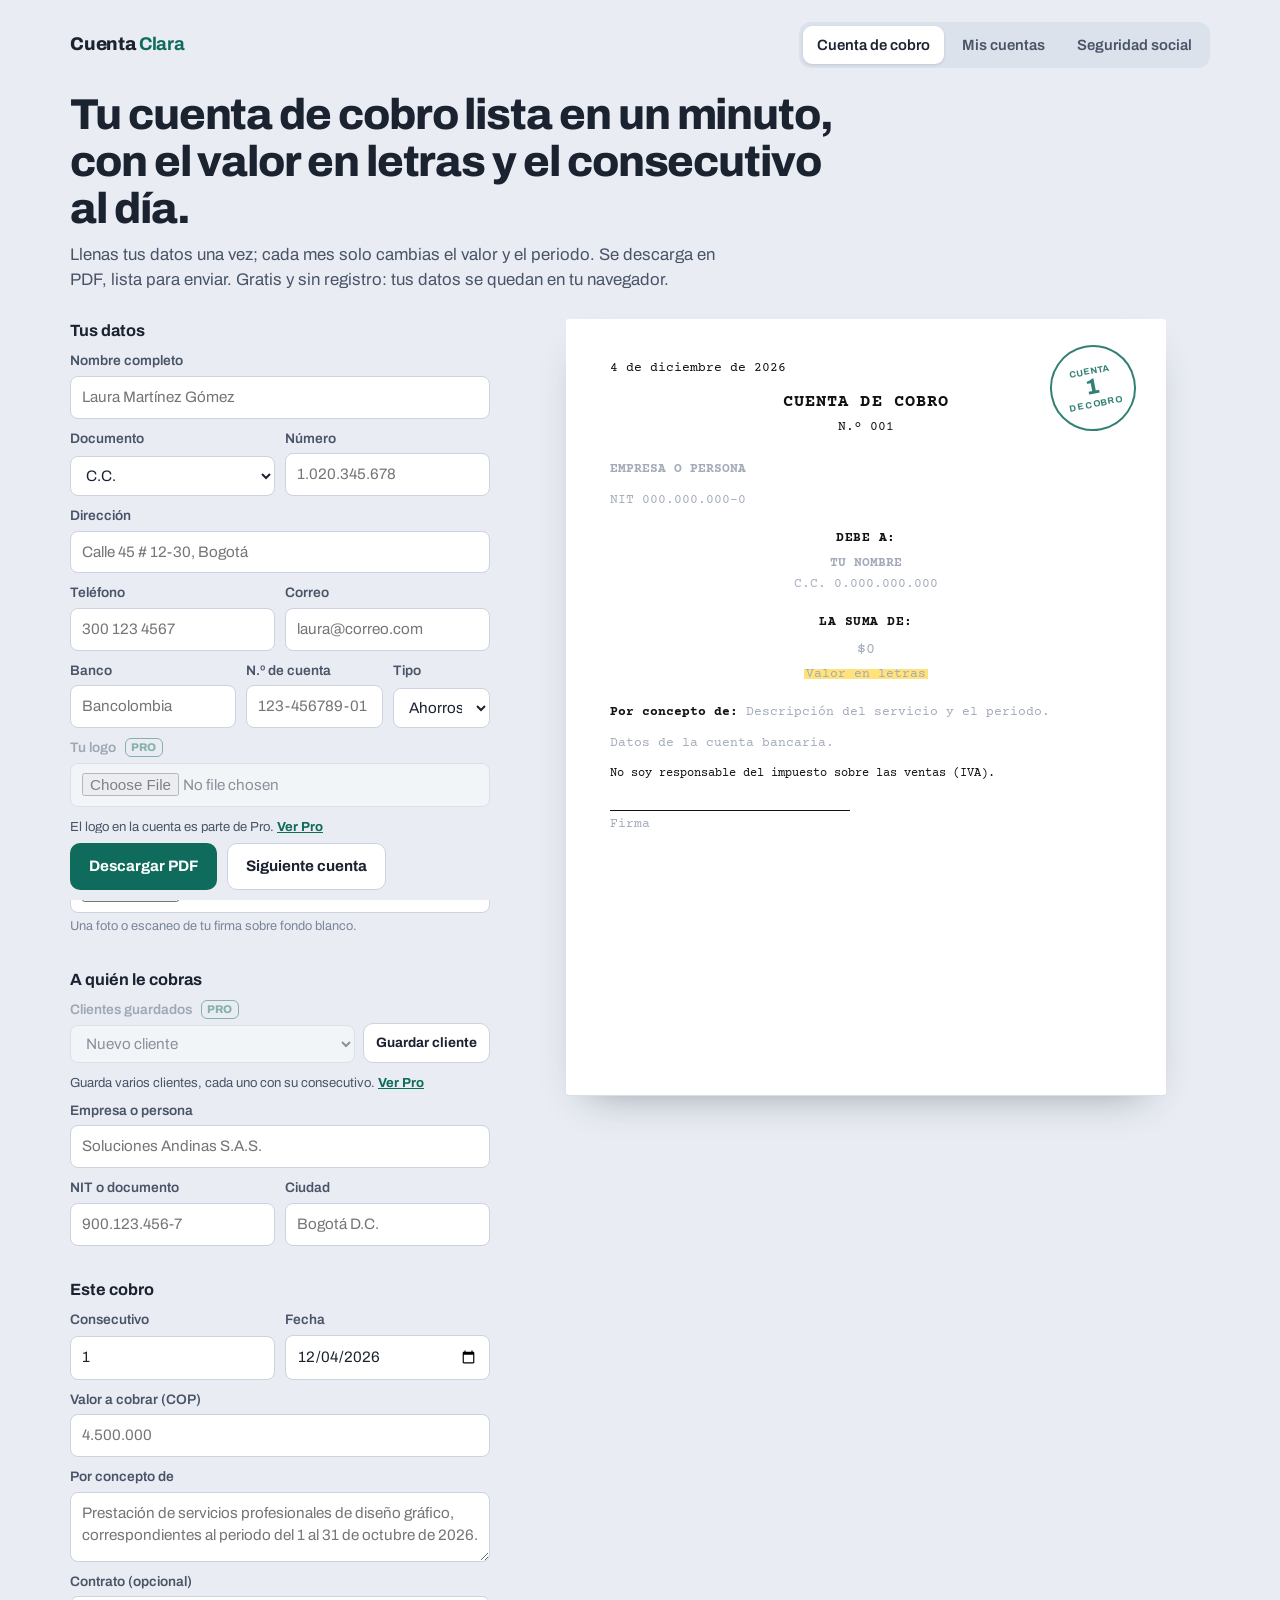
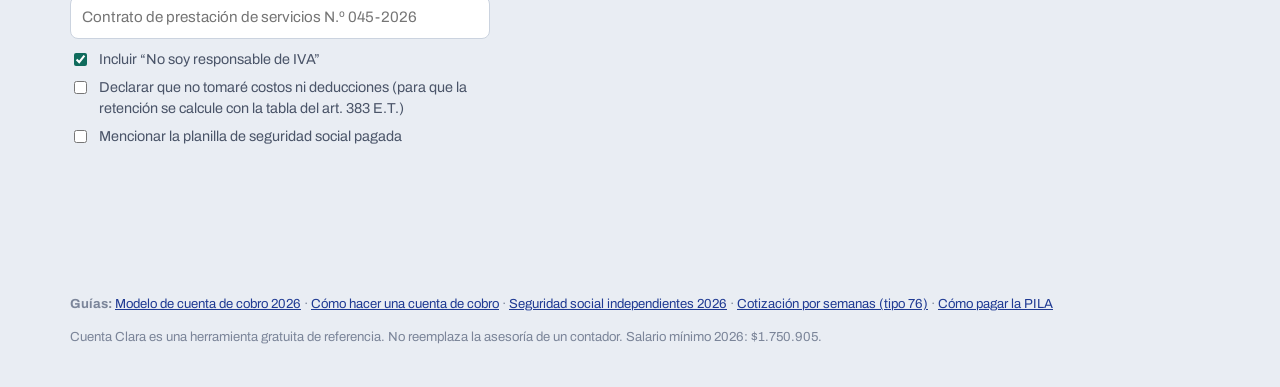
<file: index.html>
<!doctype html>
<html lang="es-CO">
<head>
<meta charset="utf-8">
<meta name="viewport" content="width=device-width, initial-scale=1">
<title>Cuenta Clara — Cuenta de cobro y seguridad social para independientes</title>
<meta name="description" content="Haz tu cuenta de cobro en PDF en un minuto y calcula cuánto pagas de salud, pensión y ARL como independiente en Colombia (2026). Gratis, sin registro.">
<link rel="preconnect" href="https://fonts.googleapis.com">
<link rel="preconnect" href="https://fonts.gstatic.com" crossorigin>
<link href="https://fonts.googleapis.com/css2?family=Archivo:wght@400;500;600;700;800&family=Courier+Prime:wght@400;700&display=swap" rel="stylesheet">
<style>
  :root {
    --ink: #1B2230;        /* texto */
    --ink-2: #4A5468;
    --ink-3: #7B8599;
    --pen: #1F3A93;        /* tinta de bolígrafo */
    --seal: #0F6B5C;       /* sello */
    --paper: #FFFFFF;
    --desk: #E9EDF3;       /* escritorio */
    --rule: #CBD3DF;
    --mark: #FFE27A;       /* resaltador */
    --bad: #B42318;
  }
  * { box-sizing: border-box; }
  [hidden] { display: none !important; }
  html { -webkit-text-size-adjust: 100%; }
  body { margin: 0; background: var(--desk); color: var(--ink);
         font-family: "Archivo", system-ui, -apple-system, "Segoe UI", sans-serif; font-size: 16px; line-height: 1.5; }
  a { color: var(--pen); }
  :focus-visible { outline: 3px solid var(--pen); outline-offset: 2px; }

  header.top { max-width: 1180px; margin: 0 auto; padding: 22px 20px 6px; display: flex; align-items: baseline;
               justify-content: space-between; gap: 16px; flex-wrap: wrap; }
  .brand { font-weight: 800; font-size: 1.15rem; letter-spacing: -0.01em; color: var(--ink); text-decoration: none; }
  .brand b { color: var(--seal); }
  .tabs { display: flex; gap: 4px; background: #DCE2EB; padding: 4px; border-radius: 12px; }
  .tabs button { border: 0; background: none; font: inherit; font-weight: 600; font-size: 0.93rem; color: var(--ink-2);
                 padding: 8px 14px; border-radius: 9px; cursor: pointer; }
  .tabs button[aria-selected="true"] { background: var(--paper); color: var(--ink); box-shadow: 0 1px 3px rgba(27,34,48,.14); }

  .intro { max-width: 1180px; margin: 0 auto; padding: 18px 20px 8px; }
  .intro h1 { font-size: clamp(1.8rem, 3.6vw, 2.7rem); line-height: 1.08; letter-spacing: -0.025em; margin: 0; max-width: 18em; font-weight: 800; }
  .intro p { margin: 10px 0 0; color: var(--ink-2); max-width: 40em; font-size: 1.05rem; }

  main { max-width: 1180px; margin: 0 auto; padding: 18px 20px 40px; }
  .view[hidden] { display: none !important; }
  .grid { display: grid; grid-template-columns: minmax(0, 420px) minmax(0, 1fr); gap: 32px; align-items: start; }

  /* form */
  form fieldset { border: 0; margin: 0 0 22px; padding: 0; }
  form legend { font-weight: 700; font-size: 1.02rem; margin-bottom: 8px; padding: 0; }
  .f { display: grid; gap: 4px; margin-bottom: 10px; }
  .f label { font-size: 0.86rem; font-weight: 600; color: var(--ink-2); }
  .f input, .f select, .f textarea { font: inherit; font-size: 0.95rem; color: var(--ink); background: var(--paper);
     border: 1px solid var(--rule); border-radius: 8px; padding: 9px 11px; width: 100%; }
  .f textarea { min-height: 70px; resize: vertical; }
  .f input:focus, .f select:focus, .f textarea:focus { border-color: var(--pen); outline: none; box-shadow: 0 0 0 3px rgba(31,58,147,.15); }
  .row { display: grid; grid-template-columns: 1fr 1fr; gap: 10px; }
  .row3 { display: grid; grid-template-columns: 1.2fr 1fr 0.7fr; gap: 10px; }
  .check { display: flex; gap: 9px; align-items: flex-start; font-size: 0.9rem; color: var(--ink-2); margin: 6px 0; }
  .check input { margin-top: 4px; accent-color: var(--seal); }
  .hint { font-size: 0.8rem; color: var(--ink-3); }
  .actions { display: flex; gap: 10px; flex-wrap: wrap; margin-top: 6px; position: sticky; bottom: 0; background: var(--desk); padding: 10px 0; }
  .btn { font: inherit; font-weight: 700; font-size: 0.95rem; border-radius: 10px; padding: 11px 18px; cursor: pointer; border: 1px solid transparent; }
  .btn.primary { background: var(--seal); color: #fff; }
  .btn.primary:hover { background: #0B5649; }
  .btn.ghost { background: var(--paper); color: var(--ink); border-color: var(--rule); }
  .btn.ghost:hover { border-color: var(--ink-3); }
  .saved { font-size: 0.82rem; color: var(--ink-3); align-self: center; }

  /* the paper */
  .desk { position: sticky; top: 16px; display: flex; justify-content: center; }
  .paper { background: var(--paper); color: #111; font-family: "Courier Prime", "Courier New", monospace; font-size: 12.5px; line-height: 1.55; width: 100%; max-width: 600px;
           padding: 40px 44px 36px; border-radius: 3px; position: relative; aspect-ratio: 8.5 / 11; overflow: hidden;
           box-shadow: 0 1px 0 #d9dee7, 0 18px 40px -22px rgba(27,34,48,.45); }
  .paper .doc-title { text-align: center; font-weight: 700; font-size: 17px; letter-spacing: 0.06em; margin: 0 0 2px; }
  .paper .doc-no { text-align: center; margin: 0 0 22px; }
  .paper p { margin: 0 0 12px; }
  .paper .who { font-weight: 700; }
  .paper .debe { text-align: center; margin: 18px 0 6px; font-weight: 700; letter-spacing: 0.04em; }
  .paper .amount { text-align: center; font-size: 15px; margin: 0 0 4px; }
  .paper .words { text-align: center; margin: 0 0 18px; }
  .paper .words span { background: linear-gradient(transparent 12%, var(--mark) 12%, var(--mark) 88%, transparent 88%); padding: 0 2px;
                       -webkit-box-decoration-break: clone; box-decoration-break: clone; }
  .paper .small { font-size: 12px; }
  .paper .sign { margin-top: 26px; }
  .paper .sign img { max-height: 60px; max-width: 200px; display: block; margin-bottom: -6px; }
  .paper .sign .line { border-top: 1px solid #111; width: 240px; padding-top: 4px; }
  .paper .empty { color: #A3ABB9; }
  .stamp { position: absolute; top: 26px; right: 30px; width: 86px; height: 86px; border: 2.5px solid var(--seal); border-radius: 50%;
           color: var(--seal); display: grid; place-items: center; text-align: center; transform: rotate(-11deg); opacity: .85;
           font-family: "Archivo", sans-serif; font-weight: 800; line-height: 1.05; }
  .stamp small { display: block; font-size: 9px; font-weight: 700; letter-spacing: 0.05em; }
  .stamp span { font-size: 22px; }

  /* seguridad social */
  .calc { display: grid; grid-template-columns: minmax(0, 420px) minmax(0, 1fr); gap: 32px; align-items: start; }
  .result { background: var(--paper); border-radius: 14px; padding: 26px 28px; box-shadow: 0 18px 40px -26px rgba(27,34,48,.4); }
  .total { display: flex; align-items: baseline; justify-content: space-between; gap: 12px; border-bottom: 2px solid var(--ink); padding-bottom: 12px; margin-bottom: 8px; }
  .total .lbl { font-weight: 700; }
  .total .val { font-size: clamp(2rem, 4vw, 2.6rem); font-weight: 800; letter-spacing: -0.02em; color: var(--seal); }
  table.lines { width: 100%; border-collapse: collapse; font-size: 0.95rem; }
  table.lines td { padding: 9px 0; border-bottom: 1px solid #E6EAF0; }
  table.lines td:last-child { text-align: right; font-variant-numeric: tabular-nums; font-weight: 600; }
  table.lines td .sub { display: block; font-size: 0.8rem; color: var(--ink-3); font-weight: 400; }
  .note { margin-top: 16px; font-size: 0.88rem; color: var(--ink-2); }
  .warn { margin-top: 12px; padding: 12px 14px; border-radius: 10px; background: #FFF4E5; color: #7A4A00; font-size: 0.9rem; }

  footer { max-width: 1180px; margin: 0 auto; padding: 10px 20px 40px; color: var(--ink-3); font-size: 0.82rem; }

  @media (max-width: 900px) {
    .grid, .calc { grid-template-columns: 1fr; }
    .desk { position: static; }
    .paper { padding: 32px 26px; font-size: 12.5px; aspect-ratio: auto; min-height: 520px; }
    .stamp { width: 70px; height: 70px; top: 16px; right: 16px; }
    .stamp span { font-size: 18px; }
  }
  @media (prefers-reduced-motion: reduce) { * { transition: none !important; } }

  /* Pro */
  .pro-tag { display: inline-block; font-size: 0.7rem; font-weight: 800; color: var(--seal); border: 1.5px solid var(--seal);
             border-radius: 6px; padding: 0 5px; margin-left: 6px; vertical-align: 1px; letter-spacing: 0.02em; }
  .locked { position: relative; }
  .locked .f, .locked .lock-body { opacity: .45; pointer-events: none; }
  .lock-note { font-size: 0.82rem; color: var(--ink-2); margin: 2px 0 8px; }
  .lock-note button { font: inherit; font-weight: 700; color: var(--seal); background: none; border: 0; padding: 0; cursor: pointer; text-decoration: underline; }
  .client-pick { display: flex; gap: 8px; align-items: end; margin-bottom: 10px; }
  .client-pick .f { flex: 1; margin: 0; }
  .btn.small { padding: 9px 12px; font-size: 0.85rem; }
  .paper .logo { position: absolute; top: 30px; left: 44px; max-height: 54px; max-width: 150px; }
  .paper.has-logo #p_lugar { margin-top: 44px; }

  .mine { display: grid; gap: 22px; }
  .sumrow { display: grid; grid-template-columns: repeat(3, minmax(0, 1fr)); gap: 14px; }
  .sum { background: var(--paper); border-radius: 12px; padding: 16px 18px; }
  .sum .k { font-size: 0.85rem; color: var(--ink-2); }
  .sum .v { font-size: 1.6rem; font-weight: 800; letter-spacing: -0.02em; margin-top: 2px; font-variant-numeric: tabular-nums; }
  .sum .v.seal { color: var(--seal); }
  .panel { background: var(--paper); border-radius: 12px; padding: 18px 20px; }
  .panel h2 { font-size: 1.05rem; margin: 0 0 10px; }
  table.hist { width: 100%; border-collapse: collapse; font-size: 0.92rem; }
  table.hist th { text-align: left; font-size: 0.8rem; color: var(--ink-3); font-weight: 600; padding: 6px 8px 6px 0; border-bottom: 1px solid var(--rule); }
  table.hist td { padding: 9px 8px 9px 0; border-bottom: 1px solid #EEF1F5; vertical-align: middle; }
  table.hist td.num { text-align: right; font-variant-numeric: tabular-nums; font-weight: 600; }
  table.hist .acts { white-space: nowrap; text-align: right; }
  table.hist .acts button { font: inherit; font-size: 0.82rem; font-weight: 600; color: var(--pen); background: none; border: 0; cursor: pointer; padding: 2px 4px; }
  .empty-hist { color: var(--ink-3); font-size: 0.92rem; padding: 6px 0; }
  .tools { display: flex; gap: 10px; flex-wrap: wrap; }

  .pitch { background: var(--paper); border-radius: 16px; padding: 30px 32px; display: grid; grid-template-columns: 1.2fr 1fr; gap: 30px; align-items: start; }
  .pitch h2 { font-size: clamp(1.4rem, 2.6vw, 1.9rem); line-height: 1.12; letter-spacing: -0.02em; margin: 0 0 10px; }
  .pitch p { color: var(--ink-2); margin: 0 0 14px; }
  .pitch ul { margin: 0; padding: 0; list-style: none; display: grid; gap: 9px; }
  .pitch li { padding-left: 26px; position: relative; }
  .pitch li::before { content: ""; position: absolute; left: 2px; top: 6px; width: 12px; height: 7px; border-left: 2.5px solid var(--seal);
                      border-bottom: 2.5px solid var(--seal); transform: rotate(-45deg); }
  .price { border: 1.5px solid var(--rule); border-radius: 14px; padding: 20px 22px; }
  .price .amt { font-size: 2.2rem; font-weight: 800; letter-spacing: -0.02em; }
  .price .amt small { font-size: 1rem; font-weight: 600; color: var(--ink-2); }
  .price .alt { color: var(--ink-2); font-size: 0.9rem; margin: 2px 0 16px; }
  .price .btn { width: 100%; }
  .price .fine { font-size: 0.8rem; color: var(--ink-3); margin-top: 10px; }
  .pro-status { font-size: 0.85rem; color: var(--seal); font-weight: 700; }
  @media (max-width: 900px) { .sumrow { grid-template-columns: 1fr; } .pitch { grid-template-columns: 1fr; padding: 22px; } }
  .mine > *, .view { min-width: 0; }
  .mnum { display: none; } @media (max-width: 600px) { .mnum { display: inline; } }
  @media (max-width: 600px) {
    .sumrow { grid-template-columns: 1fr 1fr; } .sumrow .sum:first-child { grid-column: 1 / -1; }
    #hist_wrap table.hist thead { display: none; }
    #hist_wrap table.hist tr { display: grid; grid-template-columns: 1fr auto; gap: 2px 12px; padding: 12px 0; border-bottom: 1px solid #EEF1F5; }
    #hist_wrap table.hist td { border: 0; padding: 0; }
    #hist_wrap table.hist td:nth-child(1) { display: none; }
    #hist_wrap table.hist td:nth-child(2) { grid-column: 1 / -1; font-size: 0.8rem; color: var(--ink-3); order: -1; }
    #hist_wrap table.hist td:nth-child(3) { font-weight: 600; }
    #hist_wrap table.hist .acts { grid-column: 1 / -1; text-align: left; margin-left: -4px; }
  }

  @media print {
    @page { size: letter; margin: 0; }
    body { background: #fff; }
    header.top, .intro, form, .actions, footer, #view-ss, #view-mine, .tabs { display: none !important; }
    main, .grid { display: block; padding: 0; margin: 0; max-width: none; }
    .desk { position: static; }
    .paper { box-shadow: none; border-radius: 0; aspect-ratio: auto; width: 8.5in; max-width: none; min-height: 11in; padding: 0.9in 0.9in; font-size: 12.5pt; }
    .stamp { opacity: 1; }
  }
  footer .guides { margin-bottom: 10px; line-height: 1.9; }
  @media print { footer .guides { display: none; } }
</style>
</head>
<body>

<header class="top">
  <a class="brand" href="./">Cuenta <b>Clara</b></a>
  <nav class="tabs" role="tablist" aria-label="Herramientas">
    <button role="tab" id="tab-cc" aria-controls="view-cc" aria-selected="true">Cuenta de cobro</button>
    <button role="tab" id="tab-mine" aria-controls="view-mine" aria-selected="false">Mis cuentas</button>
    <button role="tab" id="tab-ss" aria-controls="view-ss" aria-selected="false">Seguridad social</button>
  </nav>
</header>

<section class="intro" id="intro-cc">
  <h1>Tu cuenta de cobro lista en un minuto, con el valor en letras y el consecutivo al día.</h1>
  <p>Llenas tus datos una vez; cada mes solo cambias el valor y el periodo. Se descarga en PDF, lista para enviar. Gratis y sin registro: tus datos se quedan en tu navegador.</p>
</section>
<section class="intro" id="intro-ss" hidden>
  <h1>Cuánto pagas de salud, pensión y ARL este mes como independiente.</h1>
  <p>Con el salario mínimo 2026 ($1.750.905) y las reglas vigentes para contratistas. Incluye el nuevo cotizante de tiempo parcial (tipo 76) que cotiza por semanas.</p>
</section>

<section class="intro" id="intro-mine" hidden>
  <h1>Todo lo que has cobrado, en un solo lugar.</h1>
  <p>Historial de tus cuentas de cobro, clientes guardados con su propio consecutivo y el total del año para tu declaración de renta.</p>
</section>

<main>
  <!-- ================= CUENTA DE COBRO ================= -->
  <div class="view grid" id="view-cc" role="tabpanel" aria-labelledby="tab-cc">
    <form id="cc" autocomplete="on" novalidate>
      <fieldset>
        <legend>Tus datos</legend>
        <div class="f"><label for="e_nombre">Nombre completo</label><input id="e_nombre" name="e_nombre" placeholder="Laura Martínez Gómez"></div>
        <div class="row">
          <div class="f"><label for="e_tipo">Documento</label>
            <select id="e_tipo" name="e_tipo"><option>C.C.</option><option>C.E.</option><option>NIT</option><option>Pasaporte</option><option>PPT</option></select></div>
          <div class="f"><label for="e_doc">Número</label><input id="e_doc" name="e_doc" inputmode="numeric" placeholder="1.020.345.678"></div>
        </div>
        <div class="f"><label for="e_dir">Dirección</label><input id="e_dir" name="e_dir" placeholder="Calle 45 # 12-30, Bogotá"></div>
        <div class="row">
          <div class="f"><label for="e_tel">Teléfono</label><input id="e_tel" name="e_tel" inputmode="tel" placeholder="300 123 4567"></div>
          <div class="f"><label for="e_mail">Correo</label><input id="e_mail" name="e_mail" type="email" placeholder="laura@correo.com"></div>
        </div>
        <div class="row3">
          <div class="f"><label for="b_banco">Banco</label><input id="b_banco" name="b_banco" placeholder="Bancolombia"></div>
          <div class="f"><label for="b_num">N.º de cuenta</label><input id="b_num" name="b_num" inputmode="numeric" placeholder="123-456789-01"></div>
          <div class="f"><label for="b_tipo">Tipo</label><select id="b_tipo" name="b_tipo"><option>Ahorros</option><option>Corriente</option></select></div>
        </div>
        <div class="pro-block" id="logo_block">
          <div class="f"><label for="logo">Tu logo <span class="pro-tag">PRO</span></label><input id="logo" type="file" accept="image/*"></div>
          <p class="lock-note" data-lock>El logo en la cuenta es parte de Pro. <button type="button" data-open-pro>Ver Pro</button></p>
        </div>
        <div class="f"><label for="firma">Firma (imagen, opcional)</label><input id="firma" type="file" accept="image/*"><span class="hint">Una foto o escaneo de tu firma sobre fondo blanco.</span></div>
      </fieldset>

      <fieldset>
        <legend>A quién le cobras</legend>
        <div class="pro-block" id="client_block">
          <div class="client-pick">
            <div class="f"><label for="c_pick">Clientes guardados <span class="pro-tag">PRO</span></label>
              <select id="c_pick"><option value="">Nuevo cliente</option></select></div>
            <button type="button" class="btn ghost small" id="btn-save-client">Guardar cliente</button>
          </div>
          <p class="lock-note" data-lock>Guarda varios clientes, cada uno con su consecutivo. <button type="button" data-open-pro>Ver Pro</button></p>
        </div>
        <div class="f"><label for="c_nombre">Empresa o persona</label><input id="c_nombre" name="c_nombre" placeholder="Soluciones Andinas S.A.S."></div>
        <div class="row">
          <div class="f"><label for="c_nit">NIT o documento</label><input id="c_nit" name="c_nit" placeholder="900.123.456-7"></div>
          <div class="f"><label for="c_ciudad">Ciudad</label><input id="c_ciudad" name="c_ciudad" placeholder="Bogotá D.C."></div>
        </div>
      </fieldset>

      <fieldset>
        <legend>Este cobro</legend>
        <div class="row">
          <div class="f"><label for="n_num">Consecutivo</label><input id="n_num" name="n_num" inputmode="numeric" value="1"></div>
          <div class="f"><label for="n_fecha">Fecha</label><input id="n_fecha" name="n_fecha" type="date"></div>
        </div>
        <div class="f"><label for="n_valor">Valor a cobrar (COP)</label><input id="n_valor" name="n_valor" inputmode="numeric" placeholder="4.500.000"></div>
        <div class="f"><label for="n_concepto">Por concepto de</label><textarea id="n_concepto" name="n_concepto" placeholder="Prestación de servicios profesionales de diseño gráfico, correspondientes al periodo del 1 al 31 de octubre de 2026."></textarea></div>
        <div class="f"><label for="n_contrato">Contrato (opcional)</label><input id="n_contrato" name="n_contrato" placeholder="Contrato de prestación de servicios N.º 045-2026"></div>
        <label class="check"><input type="checkbox" id="o_iva" checked> Incluir “No soy responsable de IVA”</label>
        <label class="check"><input type="checkbox" id="o_383"> Declarar que no tomaré costos ni deducciones (para que la retención se calcule con la tabla del art. 383 E.T.)</label>
        <label class="check"><input type="checkbox" id="o_pila"> Mencionar la planilla de seguridad social pagada</label>
        <div class="f" id="pila_wrap" hidden><label for="n_pila">N.º de planilla y periodo</label><input id="n_pila" name="n_pila" placeholder="Planilla 9876543210, periodo septiembre 2026"></div>
      </fieldset>

      <div class="actions">
        <button type="button" class="btn primary" id="btn-pdf">Descargar PDF</button>
        <button type="button" class="btn ghost" id="btn-next">Siguiente cuenta</button>
        <span class="saved" id="saved" aria-live="polite"></span>
      </div>
    </form>

    <div class="desk">
      <article class="paper" id="paper" aria-label="Vista previa de la cuenta de cobro">
        <img class="logo" id="p_logo" alt="" hidden>
        <div class="stamp" aria-hidden="true"><div><small>CUENTA</small><span id="p_stamp">1</span><small>DE COBRO</small></div></div>
        <p id="p_lugar"></p>
        <p class="doc-title">CUENTA DE COBRO</p>
        <p class="doc-no">N.º <span id="p_num"></span></p>
        <p class="who" id="p_cliente"></p>
        <p id="p_cnit"></p>
        <p class="debe">DEBE A:</p>
        <p class="who" style="text-align:center;margin-bottom:2px" id="p_emisor"></p>
        <p style="text-align:center" id="p_edoc"></p>
        <p class="debe">LA SUMA DE:</p>
        <p class="amount" id="p_valor"></p>
        <p class="words"><span id="p_letras"></span></p>
        <p><b>Por concepto de:</b> <span id="p_concepto"></span></p>
        <p id="p_contrato"></p>
        <p id="p_banco"></p>
        <p class="small" id="p_iva"></p>
        <p class="small" id="p_383"></p>
        <p class="small" id="p_pila"></p>
        <div class="sign">
          <img id="p_firma" alt="" hidden>
          <div class="line"><span id="p_firma_nombre"></span><br><span id="p_firma_doc"></span><br><span class="small" id="p_contacto"></span></div>
        </div>
      </article>
    </div>
  </div>

  <!-- ================= MIS CUENTAS (PRO) ================= -->
  <div class="view" id="view-mine" role="tabpanel" aria-labelledby="tab-mine" hidden>
    <section class="pitch" id="pitch">
      <div>
        <h2>Cuenta Clara Pro: deja de rehacer tu cuenta cada mes.</h2>
        <p>Para quien cobra todos los meses, a uno o varios clientes.</p>
        <ul>
          <li>Historial de todas tus cuentas de cobro: ábrelas, duplícalas o vuelve a descargarlas.</li>
          <li>Clientes guardados, cada uno con su propio consecutivo.</li>
          <li>Tu logo en la cuenta de cobro.</li>
          <li>Total facturado por año y por cliente, listo para tu declaración de renta.</li>
          <li>Recordatorio mensual en tu calendario para hacer la cuenta y pagar la planilla.</li>
          <li>Copia de seguridad de tus datos en un archivo, para pasarlos a otro equipo.</li>
        </ul>
      </div>
      <div class="price">
        <div class="amt">$12.900 <small>/ mes</small></div>
        <div class="alt">o $99.000 al año (ahorras 36 %)</div>
        <button type="button" class="btn primary" id="btn-trial">Probar Pro gratis 14 días</button>
        <p class="fine">Sin tarjeta para la prueba. Lo básico de Cuenta Clara sigue siendo gratis.</p>
        <div class="f" style="margin-top:14px"><label for="pro_key">¿Ya pagaste? Escribe tu clave de licencia</label>
          <div style="display:flex;gap:8px"><input id="pro_key" placeholder="XXXX-XXXX-XXXX"><button type="button" class="btn ghost small" id="btn-key">Activar</button></div>
          <span class="hint" id="key_msg"></span></div>
      </div>
    </section>

    <section class="mine" id="mine" hidden>
      <p class="pro-status" id="pro_status"></p>
      <div class="sumrow">
        <div class="sum"><div class="k" id="s_year_lbl">Facturado este año</div><div class="v seal" id="s_year">$0</div></div>
        <div class="sum"><div class="k">Cuentas de cobro este año</div><div class="v" id="s_count">0</div></div>
        <div class="sum"><div class="k">Cliente principal</div><div class="v" id="s_top" style="font-size:1.1rem;line-height:1.3">—</div></div>
      </div>
      <div class="panel">
        <h2>Historial</h2>
        <div id="hist_wrap"></div>
      </div>
      <div class="panel">
        <h2>Por cliente este año</h2>
        <div id="byclient_wrap"></div>
      </div>
      <div class="panel">
        <h2>Herramientas</h2>
        <div class="tools">
          <button type="button" class="btn ghost" id="btn-ics">Agregar recordatorio mensual al calendario</button>
          <button type="button" class="btn ghost" id="btn-export">Descargar copia de seguridad</button>
          <label class="btn ghost" for="import_file" style="display:inline-block">Restaurar copia</label>
          <input type="file" id="import_file" accept="application/json" hidden>
        </div>
      </div>
    </section>
  </div>

  <!-- ================= SEGURIDAD SOCIAL ================= -->
  <div class="view calc" id="view-ss" role="tabpanel" aria-labelledby="tab-ss" hidden>
    <form id="ss" novalidate>
      <fieldset>
        <legend>Cómo trabajas</legend>
        <div class="f"><label for="s_modo">Tipo de independiente</label>
          <select id="s_modo">
            <option value="psp">Contrato de prestación de servicios</option>
            <option value="t76">Tiempo parcial, menos de 1 salario mínimo (tipo 76)</option>
          </select></div>
        <div class="f" id="w_valor"><label for="s_valor">Valor mensual del contrato, sin IVA (COP)</label><input id="s_valor" inputmode="numeric" placeholder="4.500.000">
          <span class="hint">Si el contrato es por un valor total, divídelo entre los meses que dura.</span></div>
        <div class="f" id="w_dias" hidden><label for="s_dias">Días que trabajaste en el mes</label><input id="s_dias" inputmode="numeric" placeholder="10"></div>
        <div class="f"><label for="s_arl">Riesgo laboral (ARL)</label>
          <select id="s_arl">
            <option value="0.00522">Clase I — oficina, trabajo intelectual (0,522 %)</option>
            <option value="0.01044">Clase II (1,044 %)</option>
            <option value="0.02436">Clase III (2,436 %)</option>
            <option value="0.0435">Clase IV (4,350 %)</option>
            <option value="0.0696">Clase V — alto riesgo (6,960 %)</option>
          </select></div>
        <div class="f"><label for="s_ccf">Caja de compensación (voluntaria)</label>
          <select id="s_ccf">
            <option value="0">No</option>
            <option value="0.006">Sí, 0,6 % (recreación y capacitación)</option>
            <option value="0.02">Sí, 2 % (incluye subsidio de vivienda)</option>
          </select></div>
      </fieldset>
    </form>

    <section class="result" aria-live="polite">
      <div class="total"><span class="lbl">Total a pagar este mes</span><span class="val" id="r_total">$0</span></div>
      <table class="lines"><tbody id="r_lines"></tbody></table>
      <div id="r_warn"></div>
      <p class="note">Pagas mes vencido: lo de este mes se paga en los primeros días hábiles del mes siguiente, según los dos últimos dígitos de tu documento, en cualquier operador PILA (Aportes en Línea, Mi Planilla, SOI, etc.). Los valores se aproximan al múltiplo de $100 superior; tu operador puede variar unos pesos.</p>
    </section>
  </div>
</main>

<footer>
  <nav class="guides" aria-label="Guías"><b>Guías:</b> <a href="guias/modelo-cuenta-de-cobro.html">Modelo de cuenta de cobro 2026</a> · <a href="guias/como-hacer-una-cuenta-de-cobro.html">Cómo hacer una cuenta de cobro</a> · <a href="guias/seguridad-social-independientes-2026.html">Seguridad social independientes 2026</a> · <a href="guias/cotizacion-por-semanas-tipo-76.html">Cotización por semanas (tipo 76)</a> · <a href="guias/como-pagar-planilla-pila-independiente.html">Cómo pagar la PILA</a></nav>
  Cuenta Clara es una herramienta gratuita de referencia. No reemplaza la asesoría de un contador. Salario mínimo 2026: $1.750.905.
</footer>

<script>
(function () {
  "use strict";
  const SMMLV = 1750905;
  const $ = (id) => document.getElementById(id);
  const store = {
    get(k, d) { try { const v = localStorage.getItem("cuentaclara:" + k); return v === null ? d : JSON.parse(v); } catch (e) { return d; } },
    set(k, v) { try { localStorage.setItem("cuentaclara:" + k, JSON.stringify(v)); return true; } catch (e) { return false; } }
  };

  /* ---------- tabs ---------- */
  const HASH = { cc: "", mine: "#mis-cuentas", ss: "#seguridad-social" };
  function show(which) {
    ["cc", "mine", "ss"].forEach((k) => {
      $("tab-" + k).setAttribute("aria-selected", k === which);
      $("view-" + k).hidden = k !== which; $("intro-" + k).hidden = k !== which;
    });
    if (which === "mine") renderMine();
    history.replaceState(null, "", HASH[which] || location.pathname);
  }
  ["cc", "mine", "ss"].forEach((k) => $("tab-" + k).addEventListener("click", () => show(k)));

  /* ---------- números a letras (pesos colombianos) ---------- */
  const U = ["", "un", "dos", "tres", "cuatro", "cinco", "seis", "siete", "ocho", "nueve", "diez", "once", "doce", "trece", "catorce",
    "quince", "dieciséis", "diecisiete", "dieciocho", "diecinueve", "veinte", "veintiún", "veintidós", "veintitrés", "veinticuatro",
    "veinticinco", "veintiséis", "veintisiete", "veintiocho", "veintinueve"];
  const D = ["", "", "", "treinta", "cuarenta", "cincuenta", "sesenta", "setenta", "ochenta", "noventa"];
  const C = ["", "ciento", "doscientos", "trescientos", "cuatrocientos", "quinientos", "seiscientos", "setecientos", "ochocientos", "novecientos"];
  function hasta999(n) {
    if (n === 0) return "";
    if (n === 100) return "cien";
    const c = Math.floor(n / 100), r = n % 100;
    let s = C[c];
    if (r) {
      let t;
      if (r < 30) t = U[r];
      else { const d = Math.floor(r / 10), u = r % 10; t = D[d] + (u ? " y " + U[u] : ""); }
      s = (s ? s + " " : "") + t;
    }
    return s;
  }
  function letras(n) {
    n = Math.floor(n);
    if (!n) return "cero";
    const partes = [];
    const milesDeMillones = Math.floor(n / 1e9); n %= 1e9;
    const millones = Math.floor(n / 1e6) + milesDeMillones * 1000; n %= 1e6;
    const miles = Math.floor(n / 1000), resto = n % 1000;
    if (millones) {
      if (millones === 1) partes.push("un millón");
      else {
        const mm = Math.floor(millones / 1000), m = millones % 1000;
        let t = "";
        if (mm) t += (mm === 1 ? "mil" : hasta999(mm) + " mil");
        if (m) t += (t ? " " : "") + hasta999(m);
        partes.push(t + " millones");
      }
    }
    if (miles) partes.push(miles === 1 ? "mil" : hasta999(miles) + " mil");
    if (resto) partes.push(hasta999(resto));
    let s = partes.join(" ");
    if (!resto && !miles && millones) s += " de";   // "un millón de pesos"
    return s;
  }
  function enLetras(n) {
    if (Math.floor(n) === 1) return "Un peso m/cte";
    const t = letras(n);
    return (t.charAt(0).toUpperCase() + t.slice(1) + " pesos m/cte").replace(/\s+/g, " ");
  }
  window.__enLetras = enLetras; // para pruebas

  const num = (s) => { const v = parseInt(String(s || "").replace(/[^\d]/g, ""), 10); return isNaN(v) ? 0 : v; };
  const pesos = (n) => "$" + Math.round(n).toLocaleString("es-CO");
  const up100 = (n) => Math.ceil(n / 100) * 100;

  /* ---------- cuenta de cobro ---------- */
  const fields = ["e_nombre", "e_tipo", "e_doc", "e_dir", "e_tel", "e_mail", "b_banco", "b_num", "b_tipo", "c_nombre", "c_nit", "c_ciudad",
                  "n_num", "n_valor", "n_concepto", "n_contrato", "n_pila"];
  const checks = ["o_iva", "o_383", "o_pila"];
  const saved = store.get("cc", {});
  fields.forEach((k) => { if (saved[k] !== undefined) $(k).value = saved[k]; });
  checks.forEach((k) => { if (saved[k] !== undefined) $(k).checked = saved[k]; });
  if (!$("n_fecha").value) $("n_fecha").value = new Date().toISOString().slice(0, 10);
  let firma = store.get("firma", "");

  const MESES = ["enero", "febrero", "marzo", "abril", "mayo", "junio", "julio", "agosto", "septiembre", "octubre", "noviembre", "diciembre"];
  function fechaLarga(iso) {
    const m = /^(\d{4})-(\d{2})-(\d{2})$/.exec(iso || ""); if (!m) return "";
    return `${parseInt(m[3], 10)} de ${MESES[parseInt(m[2], 10) - 1]} de ${m[1]}`;
  }
  function put(id, text, placeholder) {
    const el = $(id);
    if (text) { el.textContent = text; el.classList.remove("empty"); }
    else { el.textContent = placeholder || ""; el.classList.toggle("empty", !!placeholder); }
  }
  function render() {
    const v = (k) => $(k).value.trim();
    const n = v("n_num") || "1";
    put("p_lugar", [v("c_ciudad"), fechaLarga(v("n_fecha"))].filter(Boolean).join(", "), "Ciudad, fecha");
    put("p_num", n.padStart(3, "0"));
    $("p_stamp").textContent = n;
    put("p_cliente", v("c_nombre").toUpperCase(), "EMPRESA O PERSONA");
    put("p_cnit", v("c_nit") ? "NIT/Doc. " + v("c_nit") : "", "NIT 000.000.000-0");
    put("p_emisor", v("e_nombre").toUpperCase(), "TU NOMBRE");
    put("p_edoc", v("e_doc") ? `${v("e_tipo")} ${v("e_doc")}` : "", "C.C. 0.000.000.000");
    const val = num(v("n_valor"));
    put("p_valor", val ? pesos(val) : "", "$0");
    put("p_letras", val ? enLetras(val) : "", "Valor en letras");
    put("p_concepto", v("n_concepto"), "Descripción del servicio y el periodo.");
    put("p_contrato", v("n_contrato") ? "Referencia: " + v("n_contrato") + "." : "");
    put("p_banco", v("b_num") ? `Favor consignar en la cuenta de ${v("b_tipo").toLowerCase()} N.º ${v("b_num")}${v("b_banco") ? " de " + v("b_banco") : ""}, a nombre de ${v("e_nombre") || "quien firma"}.` : "", "Datos de la cuenta bancaria.");
    put("p_iva", $("o_iva").checked ? "No soy responsable del impuesto sobre las ventas (IVA)." : "");
    put("p_383", $("o_383").checked ? "Para efectos de la retención en la fuente, declaro bajo la gravedad de juramento que no tomaré costos ni deducciones asociados a estas rentas de trabajo, por lo que solicito aplicar la tabla del artículo 383 del Estatuto Tributario." : "");
    $("pila_wrap").hidden = !$("o_pila").checked;
    put("p_pila", $("o_pila").checked ? "Adjunto soporte de pago de aportes a seguridad social" + (v("n_pila") ? ": " + v("n_pila") + "." : ".") : "");
    put("p_firma_nombre", v("e_nombre"), "Firma");
    put("p_firma_doc", v("e_doc") ? `${v("e_tipo")} ${v("e_doc")}` : "");
    $("p_contacto").innerHTML = [v("e_dir"), v("e_tel"), v("e_mail")].filter(Boolean)
      .map((t) => '<span style="white-space:nowrap">' + t.replace(/[&<>"]/g, (ch) => ({"&":"&amp;","<":"&lt;",">":"&gt;",'"':"&quot;"}[ch])) + '</span>').join(" · ");
    if (firma) { $("p_firma").src = firma; $("p_firma").hidden = false; } else { $("p_firma").hidden = true; }
    const showLogo = typeof logo === "string" && logo && proState().on;
    $("p_logo").hidden = !showLogo; if (showLogo) $("p_logo").src = logo;
    $("paper").classList.toggle("has-logo", !!showLogo);
  }
  function persist() {
    const o = {}; fields.forEach((k) => o[k] = $(k).value); checks.forEach((k) => o[k] = $(k).checked);
    $("saved").textContent = store.set("cc", o) ? "Guardado en este navegador" : "";
  }
  $("cc").addEventListener("input", () => { render(); persist(); });
  $("cc").addEventListener("change", () => { render(); persist(); });
  $("n_valor").addEventListener("blur", (e) => { const n = num(e.target.value); e.target.value = n ? n.toLocaleString("es-CO") : ""; render(); persist(); });
  $("firma").addEventListener("change", (e) => {
    const f = e.target.files && e.target.files[0]; if (!f) return;
    const r = new FileReader();
    r.onload = () => { firma = r.result; store.set("firma", firma); render(); };
    r.readAsDataURL(f);
  });
  $("btn-pdf").addEventListener("click", () => {
    recordCurrent();
    const title = document.title;
    document.title = `Cuenta de cobro ${$("n_num").value || 1} - ${$("e_nombre").value || ""}`.trim();
    window.print();
    document.title = title;
  });
  $("btn-next").addEventListener("click", () => {
    $("n_num").value = (num($("n_num").value) || 0) + 1;
    $("n_fecha").value = new Date().toISOString().slice(0, 10);
    render(); persist(); $("n_valor").focus();
  });

  /* ---------- Pro ---------- */
  const TRIAL_DAYS = 14;
  function proState() {
    const p = store.get("pro", {});
    if (p.key) return { on: true, label: "Pro activo" };
    if (p.trialStart) {
      const left = Math.ceil(TRIAL_DAYS - (Date.now() - p.trialStart) / 864e5);
      if (left > 0) return { on: true, label: `Prueba de Pro: te quedan ${left} día${left === 1 ? "" : "s"}` };
      return { on: false, expired: true };
    }
    return { on: false };
  }
  function applyPro() {
    const st = proState();
    document.querySelectorAll(".pro-block").forEach((b) => b.classList.toggle("locked", !st.on));
    document.querySelectorAll("[data-lock]").forEach((n) => n.hidden = st.on);
    $("pitch").hidden = st.on; $("mine").hidden = !st.on;
    $("pro_status").textContent = st.label || "";
    if (st.expired) $("btn-trial").textContent = "Tu prueba terminó";
    $("btn-trial").disabled = !!st.expired;
    return st.on;
  }
  document.querySelectorAll("[data-open-pro]").forEach((b) => b.addEventListener("click", () => show("mine")));
  $("btn-trial").addEventListener("click", () => {
    const p = store.get("pro", {}); if (!p.trialStart) { p.trialStart = Date.now(); store.set("pro", p); }
    applyPro(); renderMine(); refreshClients();
  });
  $("btn-key").addEventListener("click", () => {
    // Payment provider not connected yet: keys are validated once checkout is live.
    $("key_msg").textContent = "La activación con clave estará disponible muy pronto. Mientras tanto puedes usar la prueba gratis.";
  });

  /* clientes */
  const clients = () => store.get("clients", []);
  function refreshClients(selectId) {
    const sel = $("c_pick"), cur = selectId !== undefined ? selectId : sel.value;
    sel.innerHTML = '<option value="">Nuevo cliente</option>' + clients().map((c) =>
      `<option value="${c.id}">${c.nombre.replace(/[<&]/g, "")}</option>`).join("");
    sel.value = clients().some((c) => c.id === cur) ? cur : "";
  }
  $("c_pick").addEventListener("change", () => {
    const c = clients().find((x) => x.id === $("c_pick").value);
    if (c) { $("c_nombre").value = c.nombre; $("c_nit").value = c.nit || ""; $("c_ciudad").value = c.ciudad || ""; $("n_num").value = c.next || 1; }
    else { $("c_nombre").value = ""; $("c_nit").value = ""; }
    render(); persist();
  });
  $("btn-save-client").addEventListener("click", () => {
    if (!proState().on) return show("mine");
    const nombre = $("c_nombre").value.trim(); if (!nombre) { $("c_nombre").focus(); return; }
    const list = clients(); let c = list.find((x) => x.id === $("c_pick").value) || list.find((x) => x.nombre.toLowerCase() === nombre.toLowerCase());
    if (!c) { c = { id: "c" + Date.now().toString(36) }; list.push(c); }
    Object.assign(c, { nombre, nit: $("c_nit").value.trim(), ciudad: $("c_ciudad").value.trim(), next: num($("n_num").value) || 1 });
    store.set("clients", list); refreshClients(c.id);
    $("saved").textContent = "Cliente guardado";
  });

  /* logo */
  let logo = store.get("logo", "");
  $("logo").addEventListener("change", (e) => {
    if (!proState().on) { e.target.value = ""; return show("mine"); }
    const f = e.target.files && e.target.files[0]; if (!f) return;
    const r = new FileReader(); r.onload = () => { logo = r.result; store.set("logo", logo); render(); }; r.readAsDataURL(f);
  });

  /* historial: se guarda cada cuenta descargada (Pro) */
  function recordCurrent() {
    if (!proState().on) return;
    const o = {}; fields.forEach((k) => o[k] = $(k).value); o.n_fecha = $("n_fecha").value;
    const list = store.get("history", []);
    const key = (o.c_nombre || "") + "|" + (o.n_num || "");
    const i = list.findIndex((h) => h.key === key);
    const rec = { key, num: o.n_num, fecha: o.n_fecha, cliente: o.c_nombre, valor: num(o.n_valor), concepto: o.n_concepto, data: o };
    if (i >= 0) list[i] = rec; else list.unshift(rec);
    store.set("history", list);
    // avanza el consecutivo del cliente guardado
    const cl = clients(), c = cl.find((x) => x.id === $("c_pick").value);
    if (c) { c.next = (num(o.n_num) || 0) + 1; store.set("clients", cl); }
  }
  function loadRecord(rec, asNew) {
    Object.entries(rec.data).forEach(([k, v]) => { if ($(k)) $(k).value = v; });
    if (asNew) {
      const c = clients().find((x) => x.nombre === rec.cliente);
      $("n_num").value = c ? (c.next || 1) : (num(rec.num) || 0) + 1;
      $("n_fecha").value = new Date().toISOString().slice(0, 10);
    }
    render(); persist(); show("cc");
  }
  function renderMine() {
    if (!applyPro()) return;
    const list = store.get("history", []);
    const year = new Date().getFullYear();
    const thisYear = list.filter((h) => (h.fecha || "").startsWith(String(year)));
    const total = thisYear.reduce((a, h) => a + (h.valor || 0), 0);
    $("s_year_lbl").textContent = `Facturado en ${year}`;
    $("s_year").textContent = pesos(total);
    $("s_count").textContent = thisYear.length;
    const by = {}; thisYear.forEach((h) => { by[h.cliente || "Sin nombre"] = (by[h.cliente || "Sin nombre"] || 0) + (h.valor || 0); });
    const ranked = Object.entries(by).sort((a, b) => b[1] - a[1]);
    $("s_top").textContent = ranked.length ? ranked[0][0] : "—";
    const esc = (t) => String(t || "").replace(/[&<>"]/g, (ch) => ({ "&": "&amp;", "<": "&lt;", ">": "&gt;", '"': "&quot;" }[ch]));
    $("hist_wrap").innerHTML = list.length ? `<table class="hist"><thead><tr><th>N.º</th><th>Fecha</th><th>Cliente</th><th style="text-align:right">Valor</th><th></th></tr></thead><tbody>` +
      list.map((h, i) => `<tr><td>${esc(h.num)}</td><td>${esc(fechaLarga(h.fecha))}<span class="mnum"> · N.º ${esc(h.num)}</span></td><td>${esc(h.cliente)}</td><td class="num">${pesos(h.valor || 0)}</td>
        <td class="acts"><button type="button" data-open="${i}">Abrir</button><button type="button" data-dup="${i}">Duplicar para este mes</button></td></tr>`).join("") +
      `</tbody></table>` : `<p class="empty-hist">Aún no hay cuentas. Cada vez que descargues una cuenta de cobro en PDF, quedará guardada aquí.</p>`;
    $("byclient_wrap").innerHTML = ranked.length ? `<table class="hist"><tbody>` +
      ranked.map(([n, v]) => `<tr><td>${esc(n)}</td><td class="num">${pesos(v)}</td></tr>`).join("") + `</tbody></table>`
      : `<p class="empty-hist">Sin cuentas este año todavía.</p>`;
    $("hist_wrap").querySelectorAll("[data-open]").forEach((b) => b.addEventListener("click", () => loadRecord(list[+b.dataset.open], false)));
    $("hist_wrap").querySelectorAll("[data-dup]").forEach((b) => b.addEventListener("click", () => loadRecord(list[+b.dataset.dup], true)));
  }
  function download(name, mime, text) {
    const a = document.createElement("a"); a.href = URL.createObjectURL(new Blob([text], { type: mime })); a.download = name;
    document.body.appendChild(a); a.click(); setTimeout(() => { URL.revokeObjectURL(a.href); a.remove(); }, 500);
  }
  $("btn-ics").addEventListener("click", () => {
    const d = new Date(); const y = d.getFullYear(), m = String(d.getMonth() + 1).padStart(2, "0");
    const ics = ["BEGIN:VCALENDAR", "VERSION:2.0", "PRODID:-//Cuenta Clara//ES", "BEGIN:VEVENT",
      "UID:cuentaclara-recordatorio@juferfelipe14.github.io", `DTSTAMP:${y}${m}01T120000Z`, `DTSTART;VALUE=DATE:${y}${m}25`,
      "RRULE:FREQ=MONTHLY;BYMONTHDAY=25", "SUMMARY:Hacer la cuenta de cobro y pagar la planilla",
      "DESCRIPTION:https://juferfelipe14.github.io/cuenta-clara/", "BEGIN:VALARM", "TRIGGER:PT9H", "ACTION:DISPLAY",
      "DESCRIPTION:Cuenta de cobro", "END:VALARM", "END:VEVENT", "END:VCALENDAR"].join("\r\n");
    download("recordatorio-cuenta-de-cobro.ics", "text/calendar", ics);
  });
  $("btn-export").addEventListener("click", () => {
    const dump = { v: 1, cc: store.get("cc", {}), clients: clients(), history: store.get("history", []), logo: store.get("logo", ""), firma: store.get("firma", "") };
    download("cuenta-clara-copia.json", "application/json", JSON.stringify(dump));
  });
  $("import_file").addEventListener("change", (e) => {
    const f = e.target.files && e.target.files[0]; if (!f) return;
    const r = new FileReader();
    r.onload = () => {
      try {
        const d = JSON.parse(r.result);
        ["cc", "clients", "history", "logo", "firma"].forEach((k) => { if (d[k] !== undefined) store.set(k, d[k]); });
        location.reload();
      } catch (err) { alert("Ese archivo no es una copia de Cuenta Clara."); }
    };
    r.readAsText(f);
  });

  /* ---------- seguridad social ---------- */
  function fsp(ibc) {
    const x = ibc / SMMLV;
    if (x < 4) return 0; if (x < 16) return 0.01; if (x < 17) return 0.012; if (x < 18) return 0.014;
    if (x < 19) return 0.016; if (x < 20) return 0.018; return 0.02;
  }
  function line(label, sub, val) {
    return `<tr><td>${label}${sub ? `<span class="sub">${sub}</span>` : ""}</td><td>${pesos(val)}</td></tr>`;
  }
  function calc() {
    const modo = $("s_modo").value;
    $("w_valor").hidden = modo !== "psp"; $("w_dias").hidden = modo !== "t76";
    const arl = parseFloat($("s_arl").value), ccf = parseFloat($("s_ccf").value);
    let rows = "", total = 0, warn = "";
    if (modo === "psp") {
      const v = num($("s_valor").value);
      if (!v) { $("r_total").textContent = "$0"; $("r_lines").innerHTML = line("Escribe el valor mensual de tu contrato", "", 0); $("r_warn").innerHTML = ""; return; }
      if (v < SMMLV) {
        $("r_total").textContent = "$0"; $("r_lines").innerHTML = "";
        $("r_warn").innerHTML = `<div class="warn">Con ingresos por prestación de servicios menores a un salario mínimo (${pesos(SMMLV)}) no estás obligado a cotizar como independiente. Puedes hacerlo voluntariamente sobre un salario mínimo.</div>`;
        return;
      }
      let ibc = Math.ceil(v * 0.4); let minNote = "";
      if (ibc < SMMLV) { ibc = SMMLV; minNote = " (el 40 % da menos de un mínimo, así que se cotiza sobre el mínimo)"; }
      if (ibc > 25 * SMMLV) ibc = 25 * SMMLV;
      const s = up100(ibc * 0.125), p = up100(ibc * 0.16), a = up100(ibc * arl), f = fsp(ibc), fv = f ? up100(ibc * f) : 0, c = ccf ? up100(ibc * ccf) : 0;
      rows += line("Base de cotización (IBC)", "40 % del valor mensual" + minNote, ibc);
      rows += line("Salud", "12,5 %", s); rows += line("Pensión", "16 %", p);
      if (fv) rows += line("Fondo de solidaridad pensional", (f * 100).toLocaleString("es-CO") + " % (IBC de 4 o más mínimos)", fv);
      rows += line("ARL", (arl * 100).toLocaleString("es-CO", { maximumFractionDigits: 3 }) + " %", a);
      if (c) rows += line("Caja de compensación", (ccf * 100).toLocaleString("es-CO") + " %", c);
      total = s + p + fv + a + c;
      // la primera fila es la base, no se suma
    } else {
      const dias = num($("s_dias").value);
      if (!dias) { $("r_total").textContent = "$0"; $("r_lines").innerHTML = line("Escribe los días que trabajaste", "", 0); $("r_warn").innerHTML = ""; return; }
      const semanas = dias <= 7 ? 1 : dias <= 14 ? 2 : dias <= 21 ? 3 : 4;
      const ibcP = Math.ceil(semanas * SMMLV / 4);
      const p = up100(ibcP * 0.16), a = up100(SMMLV * arl), c = ccf ? up100(ibcP * ccf) : 0;
      rows += line("Semanas a cotizar", `${dias} día${dias === 1 ? "" : "s"} trabajado${dias === 1 ? "" : "s"} = ${semanas} semana${semanas === 1 ? "" : "s"}`, 0).replace(/<td>\$0<\/td>/, `<td>${semanas}</td>`);
      rows += line("Pensión", `16 % sobre ${pesos(ibcP)}`, p);
      rows += line("ARL", "mes completo sobre un salario mínimo", a);
      if (c) rows += line("Caja de compensación", (ccf * 100).toLocaleString("es-CO") + " %", c);
      total = p + a + c;
      warn = `<div class="warn">En esta modalidad no pagas salud aparte: debes tener cobertura por el régimen subsidiado o como beneficiario. No aplica si tienes contrato de prestación de servicios, ni si ese mes ganas un salario mínimo o más (en ese caso cotizas como independiente normal).</div>`;
    }
    $("r_total").textContent = pesos(total);
    $("r_lines").innerHTML = rows;
    $("r_warn").innerHTML = warn;
    store.set("ss", { modo, v: $("s_valor").value, d: $("s_dias").value, arl: $("s_arl").value, ccf: $("s_ccf").value });
  }
  const ss = store.get("ss", null);
  if (ss) { $("s_modo").value = ss.modo; $("s_valor").value = ss.v || ""; $("s_dias").value = ss.d || ""; $("s_arl").value = ss.arl; $("s_ccf").value = ss.ccf; }
  $("ss").addEventListener("input", calc); $("ss").addEventListener("change", calc);
  $("s_valor").addEventListener("blur", (e) => { const n = num(e.target.value); e.target.value = n ? n.toLocaleString("es-CO") : ""; });
  calc();
  applyPro(); refreshClients(); render();
  const fromHash = () => show(location.hash === "#mis-cuentas" ? "mine" : location.hash === "#seguridad-social" ? "ss" : "cc");
  if (location.hash) fromHash();
  window.addEventListener("hashchange", fromHash);
})();
</script>
</body>
</html>
</file>
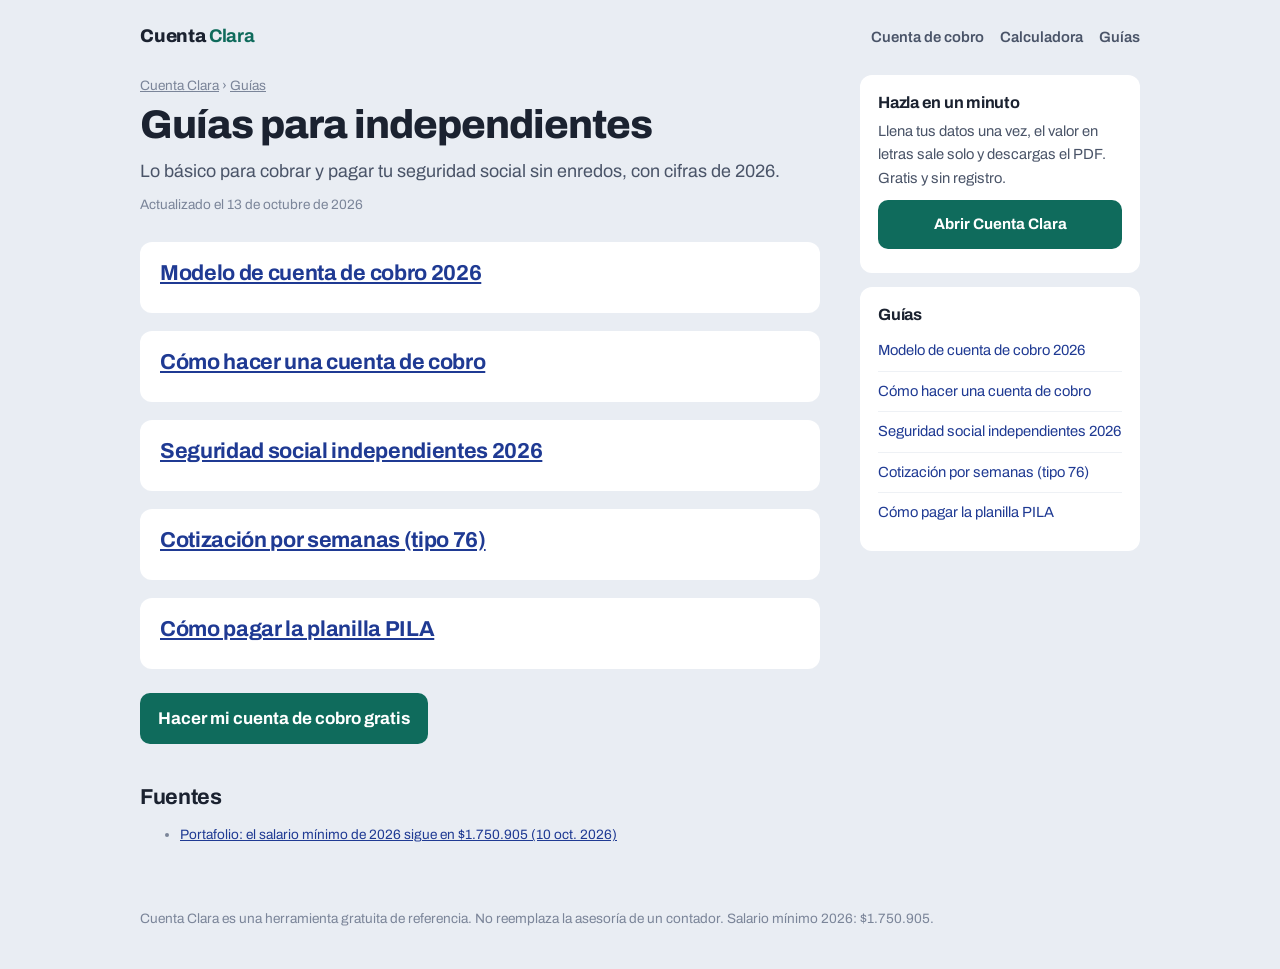
<file: guias/index.html>
<!doctype html>
<html lang="es-CO">
<head>
<meta charset="utf-8">
<meta name="viewport" content="width=device-width, initial-scale=1">
<title>Guías para independientes en Colombia (2026) | Cuenta Clara</title>
<meta name="description" content="Guías prácticas 2026 para independientes y contratistas en Colombia: cuenta de cobro, seguridad social, cotización por semanas y planilla PILA.">
<link rel="canonical" href="https://juferfelipe14.github.io/cuenta-clara/guias/index.html">
<meta property="og:title" content="Guías para independientes en Colombia (2026) | Cuenta Clara">
<meta property="og:description" content="Guías prácticas 2026 para independientes y contratistas en Colombia: cuenta de cobro, seguridad social, cotización por semanas y planilla PILA.">
<meta property="og:type" content="article">
<link rel="preconnect" href="https://fonts.googleapis.com">
<link rel="preconnect" href="https://fonts.gstatic.com" crossorigin>
<link href="https://fonts.googleapis.com/css2?family=Archivo:wght@400;600;700;800&family=Courier+Prime:wght@400;700&display=swap" rel="stylesheet">
<link rel="stylesheet" href="guias.css">
<script type="application/ld+json">[{"@context": "https://schema.org", "@type": "Article", "headline": "Guías para independientes", "dateModified": "2026-10-13", "inLanguage": "es-CO", "mainEntityOfPage": "https://juferfelipe14.github.io/cuenta-clara/guias/index.html"}]</script>
</head>
<body>
<header class="top">
  <a class="brand" href="../">Cuenta <b>Clara</b></a>
  <nav><a href="../">Cuenta de cobro</a><a href="../#seguridad-social">Calculadora</a><a href="index.html">Guías</a></nav>
</header>
<div class="wrap">
<article>
  <p class="crumb"><a href="../">Cuenta Clara</a> › <a href="index.html">Guías</a></p>
  <h1>Guías para independientes</h1>
  <p class="lede">Lo básico para cobrar y pagar tu seguridad social sin enredos, con cifras de 2026.</p>
  <p class="upd">Actualizado el 13 de octubre de 2026</p>
<div class="box"><h2 style="margin-top:0"><a href="modelo-cuenta-de-cobro.html">Modelo de cuenta de cobro 2026</a></h2></div><div class="box"><h2 style="margin-top:0"><a href="como-hacer-una-cuenta-de-cobro.html">Cómo hacer una cuenta de cobro</a></h2></div><div class="box"><h2 style="margin-top:0"><a href="seguridad-social-independientes-2026.html">Seguridad social independientes 2026</a></h2></div><div class="box"><h2 style="margin-top:0"><a href="cotizacion-por-semanas-tipo-76.html">Cotización por semanas (tipo 76)</a></h2></div><div class="box"><h2 style="margin-top:0"><a href="como-pagar-planilla-pila-independiente.html">Cómo pagar la planilla PILA</a></h2></div>
  <p><a class="cta" href="../">Hacer mi cuenta de cobro gratis</a></p>

<h2>Fuentes</h2><ul class="src"><li><a href="https://www.portafolio.co/economia/gobierno/salario-minimo-de-2026-sigue-en-1-750-905-millones-tras-aclaracion-sobre-fallos-del-consejo-de-estado-504236" rel="nofollow noopener" target="_blank">Portafolio: el salario mínimo de 2026 sigue en $1.750.905 (10 oct. 2026)</a></li></ul>
</article>
<aside>
  <div class="card"><h2>Hazla en un minuto</h2><p>Llena tus datos una vez, el valor en letras sale solo y descargas el PDF. Gratis y sin registro.</p><a class="cta" href="../">Abrir Cuenta Clara</a></div>
  <div class="card"><h2>Guías</h2><ul><li><a href="modelo-cuenta-de-cobro.html">Modelo de cuenta de cobro 2026</a></li><li><a href="como-hacer-una-cuenta-de-cobro.html">Cómo hacer una cuenta de cobro</a></li><li><a href="seguridad-social-independientes-2026.html">Seguridad social independientes 2026</a></li><li><a href="cotizacion-por-semanas-tipo-76.html">Cotización por semanas (tipo 76)</a></li><li><a href="como-pagar-planilla-pila-independiente.html">Cómo pagar la planilla PILA</a></li></ul></div>
</aside>
</div>
<footer>Cuenta Clara es una herramienta gratuita de referencia. No reemplaza la asesoría de un contador. Salario mínimo 2026: $1.750.905.</footer>
</body>
</html>
</file>
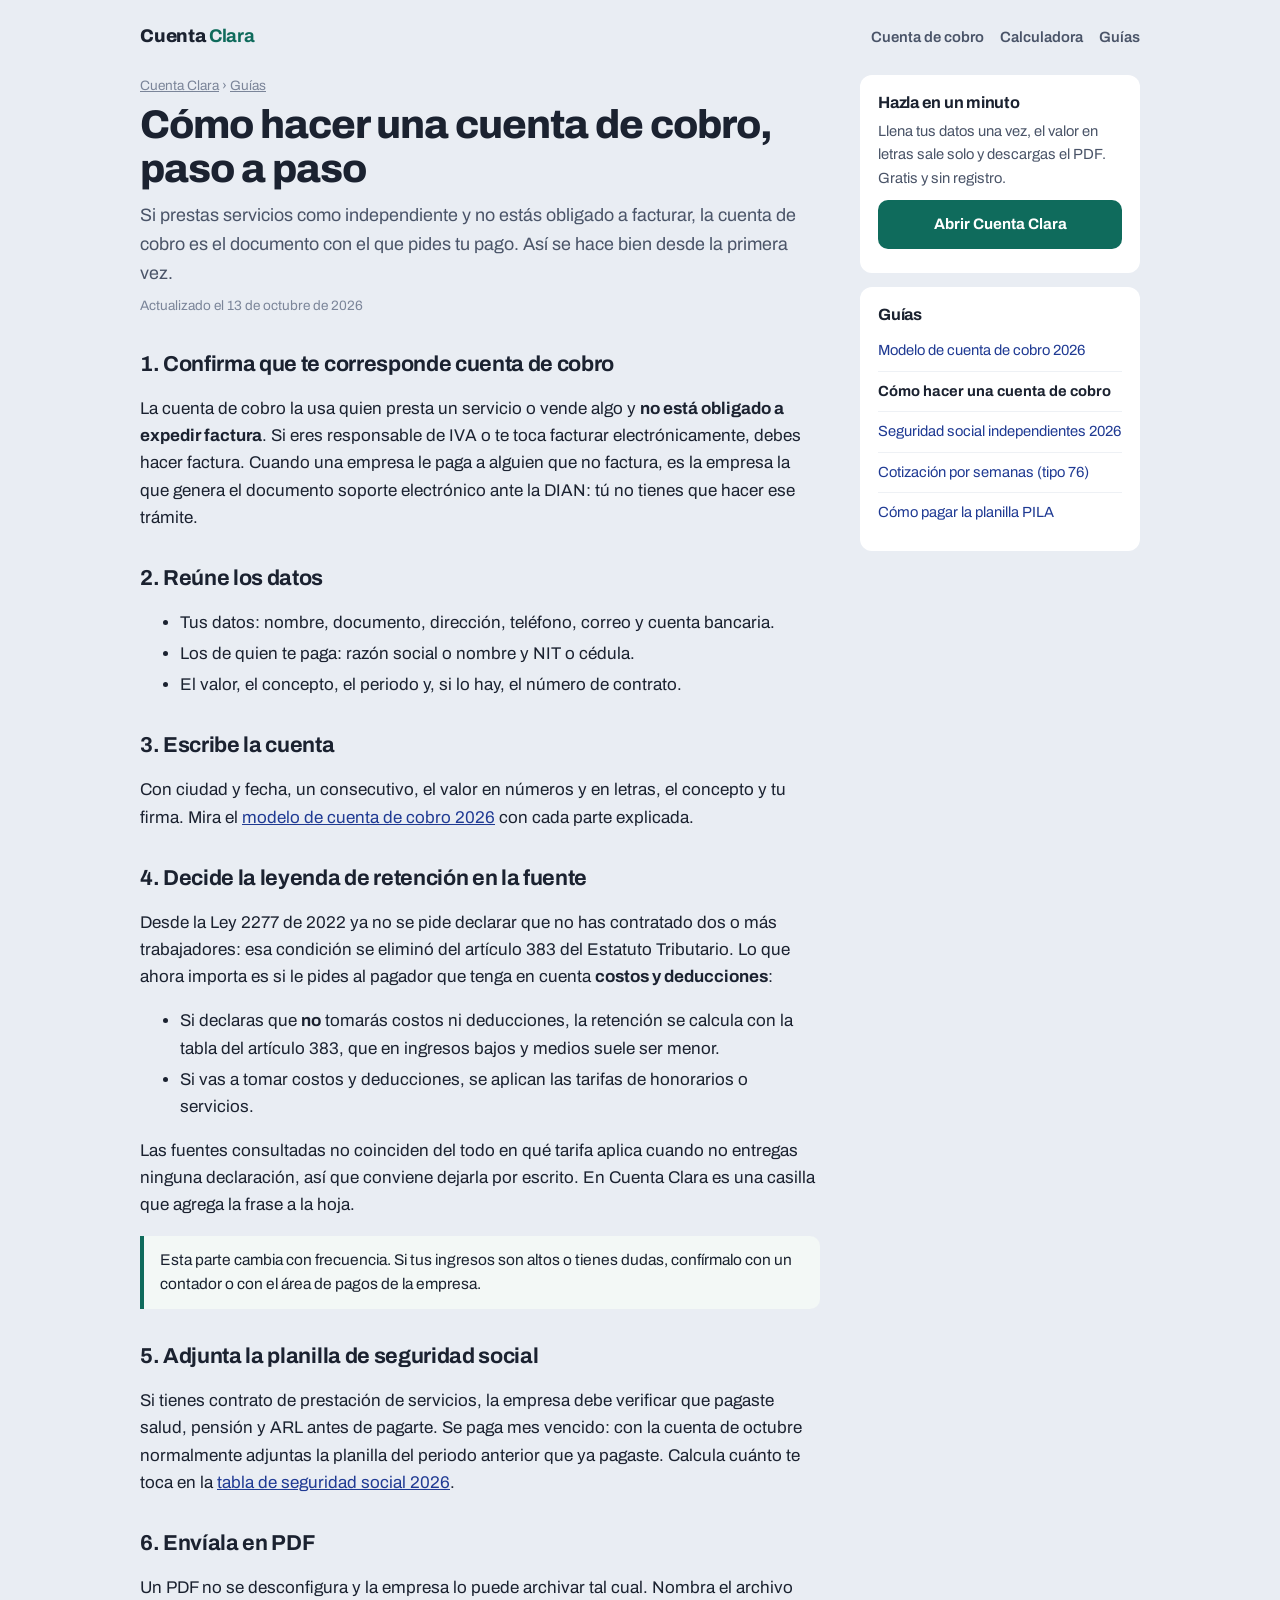
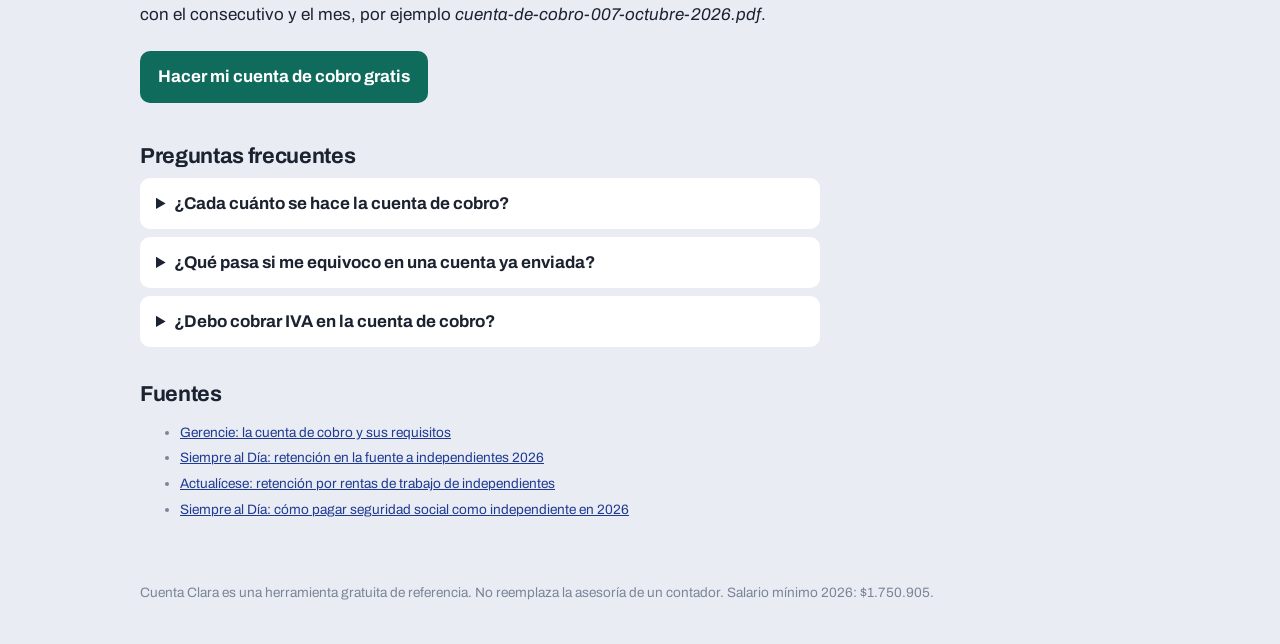
<file: guias/como-hacer-una-cuenta-de-cobro.html>
<!doctype html>
<html lang="es-CO">
<head>
<meta charset="utf-8">
<meta name="viewport" content="width=device-width, initial-scale=1">
<title>Cómo hacer una cuenta de cobro paso a paso (2026) | Cuenta Clara</title>
<meta name="description" content="Guía para hacer una cuenta de cobro en Colombia: requisitos, cuándo usarla en lugar de factura, retención en la fuente, seguridad social y cómo enviarla en PDF.">
<link rel="canonical" href="https://juferfelipe14.github.io/cuenta-clara/guias/como-hacer-una-cuenta-de-cobro.html">
<meta property="og:title" content="Cómo hacer una cuenta de cobro paso a paso (2026) | Cuenta Clara">
<meta property="og:description" content="Guía para hacer una cuenta de cobro en Colombia: requisitos, cuándo usarla en lugar de factura, retención en la fuente, seguridad social y cómo enviarla en PDF.">
<meta property="og:type" content="article">
<link rel="preconnect" href="https://fonts.googleapis.com">
<link rel="preconnect" href="https://fonts.gstatic.com" crossorigin>
<link href="https://fonts.googleapis.com/css2?family=Archivo:wght@400;600;700;800&family=Courier+Prime:wght@400;700&display=swap" rel="stylesheet">
<link rel="stylesheet" href="guias.css">
<script type="application/ld+json">[{"@context": "https://schema.org", "@type": "Article", "headline": "Cómo hacer una cuenta de cobro, paso a paso", "dateModified": "2026-10-13", "inLanguage": "es-CO", "mainEntityOfPage": "https://juferfelipe14.github.io/cuenta-clara/guias/como-hacer-una-cuenta-de-cobro.html"}, {"@context": "https://schema.org", "@type": "FAQPage", "mainEntity": [{"@type": "Question", "name": "¿Cada cuánto se hace la cuenta de cobro?", "acceptedAnswer": {"@type": "Answer", "text": "Lo usual es una por cada pago acordado en el contrato, normalmente mensual. Cada una lleva su propio consecutivo."}}, {"@type": "Question", "name": "¿Qué pasa si me equivoco en una cuenta ya enviada?", "acceptedAnswer": {"@type": "Answer", "text": "Haz una nueva con el mismo consecutivo marcada como corregida, o anula la anterior y emite la siguiente. Avísale a quien te paga para que no la procese dos veces."}}, {"@type": "Question", "name": "¿Debo cobrar IVA en la cuenta de cobro?", "acceptedAnswer": {"@type": "Answer", "text": "Si no eres responsable de IVA, no. Es común incluir la frase «No soy responsable del impuesto sobre las ventas (IVA)»."}}]}]</script>
</head>
<body>
<header class="top">
  <a class="brand" href="../">Cuenta <b>Clara</b></a>
  <nav><a href="../">Cuenta de cobro</a><a href="../#seguridad-social">Calculadora</a><a href="index.html">Guías</a></nav>
</header>
<div class="wrap">
<article>
  <p class="crumb"><a href="../">Cuenta Clara</a> › <a href="index.html">Guías</a></p>
  <h1>Cómo hacer una cuenta de cobro, paso a paso</h1>
  <p class="lede">Si prestas servicios como independiente y no estás obligado a facturar, la cuenta de cobro es el documento con el que pides tu pago. Así se hace bien desde la primera vez.</p>
  <p class="upd">Actualizado el 13 de octubre de 2026</p>

  <h2>1. Confirma que te corresponde cuenta de cobro</h2>
  <p>La cuenta de cobro la usa quien presta un servicio o vende algo y <b>no está obligado a expedir factura</b>. Si eres responsable de IVA o te toca facturar electrónicamente, debes hacer factura. Cuando una empresa le paga a alguien que no factura, es la empresa la que genera el documento soporte electrónico ante la DIAN: tú no tienes que hacer ese trámite.</p>

  <h2>2. Reúne los datos</h2>
  <ul>
    <li>Tus datos: nombre, documento, dirección, teléfono, correo y cuenta bancaria.</li>
    <li>Los de quien te paga: razón social o nombre y NIT o cédula.</li>
    <li>El valor, el concepto, el periodo y, si lo hay, el número de contrato.</li>
  </ul>

  <h2>3. Escribe la cuenta</h2>
  <p>Con ciudad y fecha, un consecutivo, el valor en números y en letras, el concepto y tu firma. Mira el <a href="modelo-cuenta-de-cobro.html">modelo de cuenta de cobro 2026</a> con cada parte explicada.</p>

  <h2>4. Decide la leyenda de retención en la fuente</h2>
  <p>Desde la Ley 2277 de 2022 ya no se pide declarar que no has contratado dos o más trabajadores: esa condición se eliminó del artículo 383 del Estatuto Tributario. Lo que ahora importa es si le pides al pagador que tenga en cuenta <b>costos y deducciones</b>:</p>
  <ul>
    <li>Si declaras que <b>no</b> tomarás costos ni deducciones, la retención se calcula con la tabla del artículo 383, que en ingresos bajos y medios suele ser menor.</li>
    <li>Si vas a tomar costos y deducciones, se aplican las tarifas de honorarios o servicios.</li>
  </ul>
  <p>Las fuentes consultadas no coinciden del todo en qué tarifa aplica cuando no entregas ninguna declaración, así que conviene dejarla por escrito. En Cuenta Clara es una casilla que agrega la frase a la hoja.</p>
  <div class="note">Esta parte cambia con frecuencia. Si tus ingresos son altos o tienes dudas, confírmalo con un contador o con el área de pagos de la empresa.</div>

  <h2>5. Adjunta la planilla de seguridad social</h2>
  <p>Si tienes contrato de prestación de servicios, la empresa debe verificar que pagaste salud, pensión y ARL antes de pagarte. Se paga mes vencido: con la cuenta de octubre normalmente adjuntas la planilla del periodo anterior que ya pagaste. Calcula cuánto te toca en la <a href="seguridad-social-independientes-2026.html">tabla de seguridad social 2026</a>.</p>

  <h2>6. Envíala en PDF</h2>
  <p>Un PDF no se desconfigura y la empresa lo puede archivar tal cual. Nombra el archivo con el consecutivo y el mes, por ejemplo <i>cuenta-de-cobro-007-octubre-2026.pdf</i>.</p>

  <p><a class="cta" href="../">Hacer mi cuenta de cobro gratis</a></p>
<h2>Preguntas frecuentes</h2><details><summary>¿Cada cuánto se hace la cuenta de cobro?</summary><p>Lo usual es una por cada pago acordado en el contrato, normalmente mensual. Cada una lleva su propio consecutivo.</p></details><details><summary>¿Qué pasa si me equivoco en una cuenta ya enviada?</summary><p>Haz una nueva con el mismo consecutivo marcada como corregida, o anula la anterior y emite la siguiente. Avísale a quien te paga para que no la procese dos veces.</p></details><details><summary>¿Debo cobrar IVA en la cuenta de cobro?</summary><p>Si no eres responsable de IVA, no. Es común incluir la frase «No soy responsable del impuesto sobre las ventas (IVA)».</p></details>
<h2>Fuentes</h2><ul class="src"><li><a href="https://www.gerencie.com/cuenta-de-cobro.html" rel="nofollow noopener" target="_blank">Gerencie: la cuenta de cobro y sus requisitos</a></li><li><a href="https://siemprealdia.co/colombia/impuestos/retencion-en-la-fuente-a-independientes/" rel="nofollow noopener" target="_blank">Siempre al Día: retención en la fuente a independientes 2026</a></li><li><a href="https://actualicese.com/retencion-en-la-fuente-por-rentas-de-trabajo-de-personas-naturales-independientes/" rel="nofollow noopener" target="_blank">Actualícese: retención por rentas de trabajo de independientes</a></li><li><a href="https://siemprealdia.co/colombia/derecho-laboral/como-pagar-seguridad-social-como-independiente/" rel="nofollow noopener" target="_blank">Siempre al Día: cómo pagar seguridad social como independiente en 2026</a></li></ul>
</article>
<aside>
  <div class="card"><h2>Hazla en un minuto</h2><p>Llena tus datos una vez, el valor en letras sale solo y descargas el PDF. Gratis y sin registro.</p><a class="cta" href="../">Abrir Cuenta Clara</a></div>
  <div class="card"><h2>Guías</h2><ul><li><a href="modelo-cuenta-de-cobro.html">Modelo de cuenta de cobro 2026</a></li><li><a href="como-hacer-una-cuenta-de-cobro.html" aria-current="page">Cómo hacer una cuenta de cobro</a></li><li><a href="seguridad-social-independientes-2026.html">Seguridad social independientes 2026</a></li><li><a href="cotizacion-por-semanas-tipo-76.html">Cotización por semanas (tipo 76)</a></li><li><a href="como-pagar-planilla-pila-independiente.html">Cómo pagar la planilla PILA</a></li></ul></div>
</aside>
</div>
<footer>Cuenta Clara es una herramienta gratuita de referencia. No reemplaza la asesoría de un contador. Salario mínimo 2026: $1.750.905.</footer>
</body>
</html>
</file>
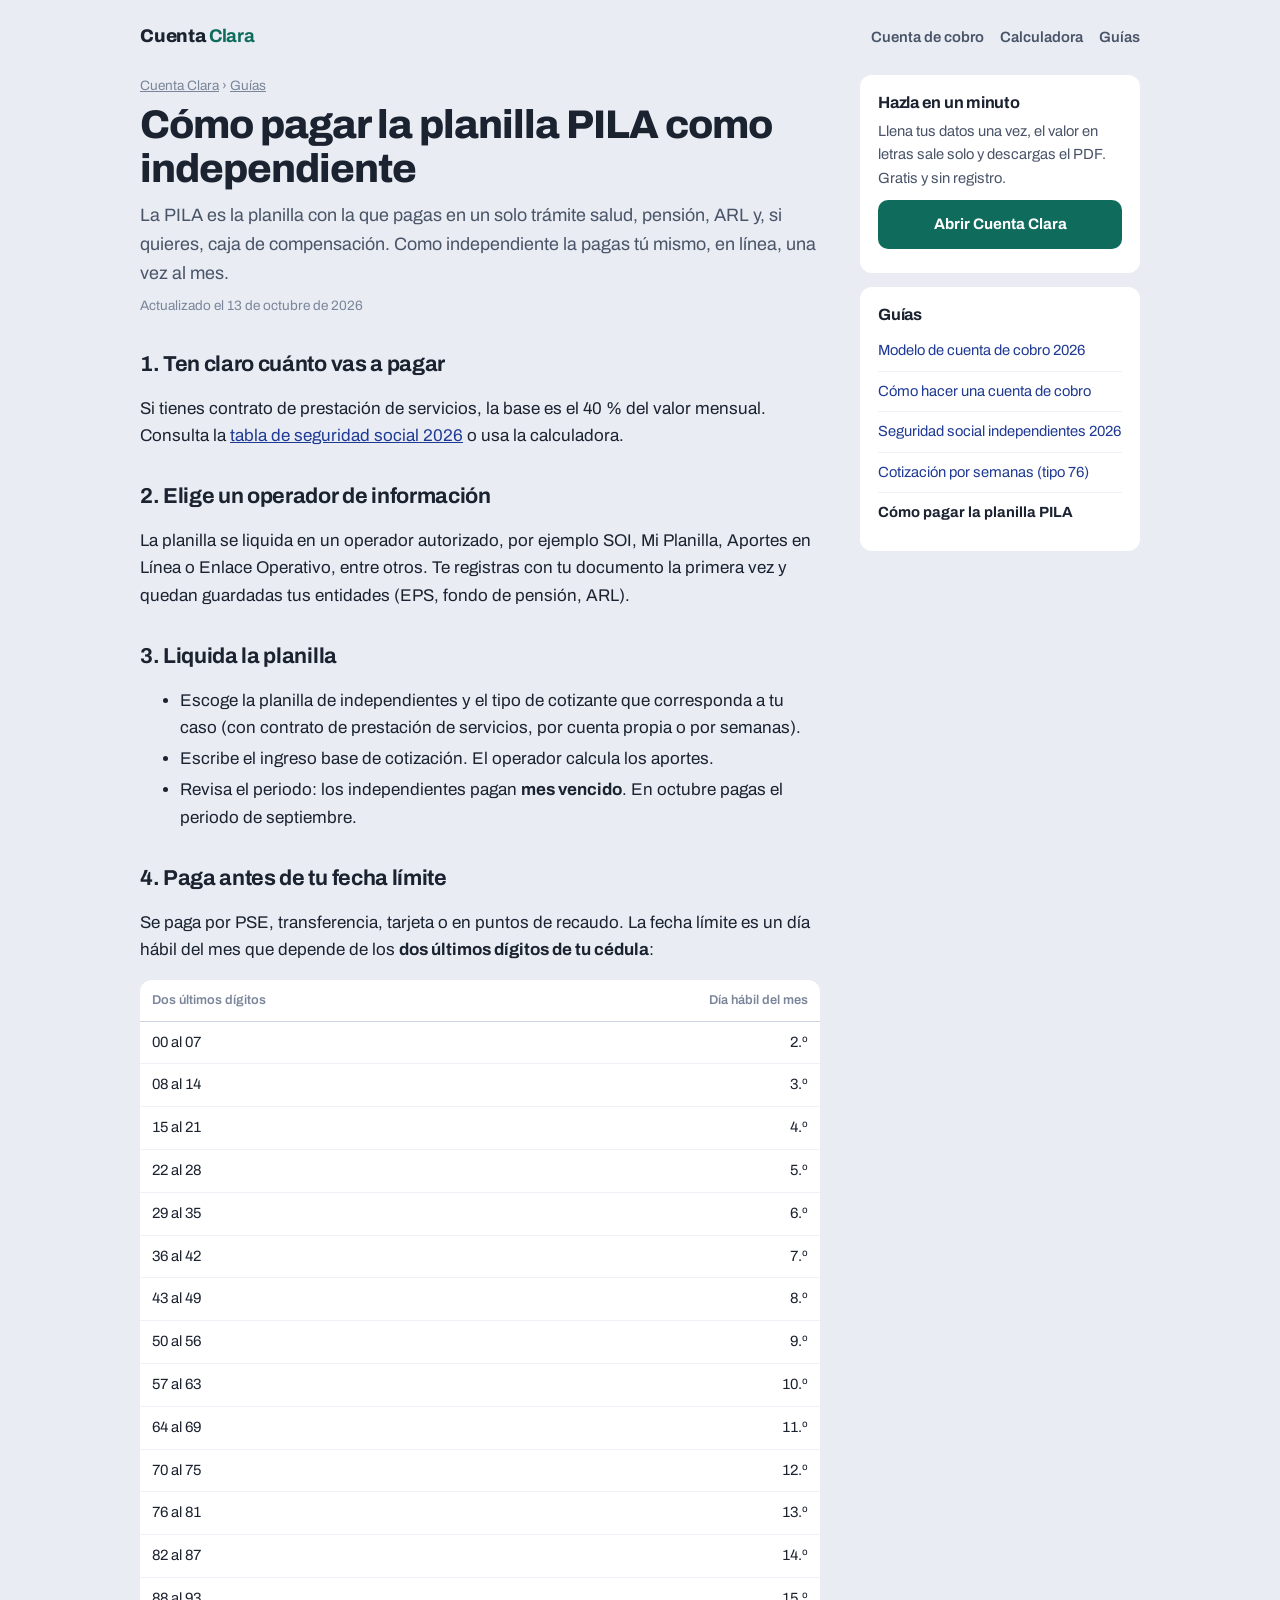
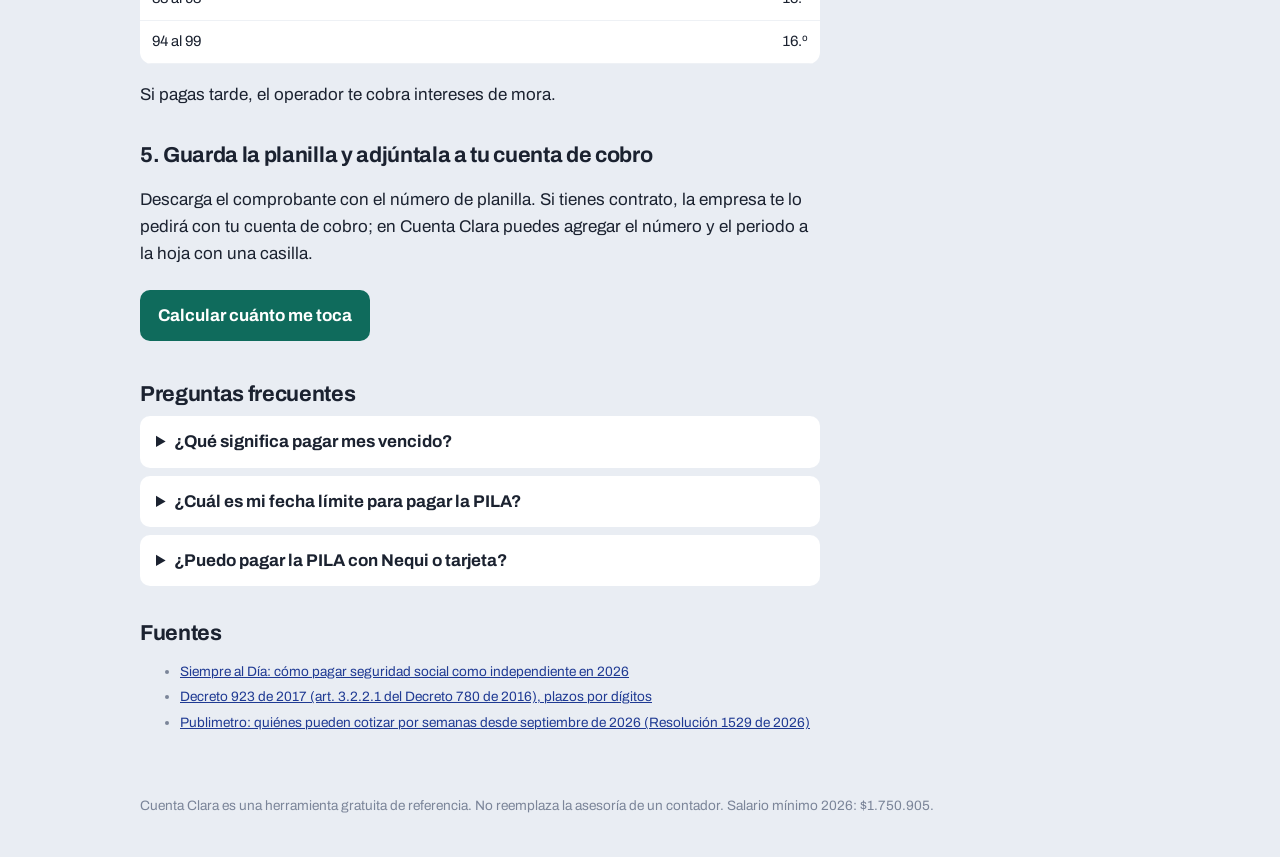
<file: guias/como-pagar-planilla-pila-independiente.html>
<!doctype html>
<html lang="es-CO">
<head>
<meta charset="utf-8">
<meta name="viewport" content="width=device-width, initial-scale=1">
<title>Cómo pagar la planilla PILA como independiente (2026) | Cuenta Clara</title>
<meta name="description" content="Paso a paso para pagar salud, pensión y ARL como independiente en Colombia: operadores, mes vencido, fecha límite según tu cédula y qué hacer con la planilla.">
<link rel="canonical" href="https://juferfelipe14.github.io/cuenta-clara/guias/como-pagar-planilla-pila-independiente.html">
<meta property="og:title" content="Cómo pagar la planilla PILA como independiente (2026) | Cuenta Clara">
<meta property="og:description" content="Paso a paso para pagar salud, pensión y ARL como independiente en Colombia: operadores, mes vencido, fecha límite según tu cédula y qué hacer con la planilla.">
<meta property="og:type" content="article">
<link rel="preconnect" href="https://fonts.googleapis.com">
<link rel="preconnect" href="https://fonts.gstatic.com" crossorigin>
<link href="https://fonts.googleapis.com/css2?family=Archivo:wght@400;600;700;800&family=Courier+Prime:wght@400;700&display=swap" rel="stylesheet">
<link rel="stylesheet" href="guias.css">
<script type="application/ld+json">[{"@context": "https://schema.org", "@type": "Article", "headline": "Cómo pagar la planilla PILA como independiente", "dateModified": "2026-10-13", "inLanguage": "es-CO", "mainEntityOfPage": "https://juferfelipe14.github.io/cuenta-clara/guias/como-pagar-planilla-pila-independiente.html"}, {"@context": "https://schema.org", "@type": "FAQPage", "mainEntity": [{"@type": "Question", "name": "¿Qué significa pagar mes vencido?", "acceptedAnswer": {"@type": "Answer", "text": "Que el pago de un mes se hace al mes siguiente. Por ejemplo, el periodo de septiembre se paga en octubre."}}, {"@type": "Question", "name": "¿Cuál es mi fecha límite para pagar la PILA?", "acceptedAnswer": {"@type": "Answer", "text": "Depende de los dos últimos dígitos de tu documento: de 00 a 07 es el segundo día hábil del mes, y así hasta 94 a 99, que es el día hábil 16."}}, {"@type": "Question", "name": "¿Puedo pagar la PILA con Nequi o tarjeta?", "acceptedAnswer": {"@type": "Answer", "text": "Los operadores reciben pagos por PSE y algunos con tarjeta o en puntos de recaudo. Revisa los medios que ofrece el tuyo."}}]}]</script>
</head>
<body>
<header class="top">
  <a class="brand" href="../">Cuenta <b>Clara</b></a>
  <nav><a href="../">Cuenta de cobro</a><a href="../#seguridad-social">Calculadora</a><a href="index.html">Guías</a></nav>
</header>
<div class="wrap">
<article>
  <p class="crumb"><a href="../">Cuenta Clara</a> › <a href="index.html">Guías</a></p>
  <h1>Cómo pagar la planilla PILA como independiente</h1>
  <p class="lede">La PILA es la planilla con la que pagas en un solo trámite salud, pensión, ARL y, si quieres, caja de compensación. Como independiente la pagas tú mismo, en línea, una vez al mes.</p>
  <p class="upd">Actualizado el 13 de octubre de 2026</p>

  <h2>1. Ten claro cuánto vas a pagar</h2>
  <p>Si tienes contrato de prestación de servicios, la base es el 40 % del valor mensual. Consulta la <a href="seguridad-social-independientes-2026.html">tabla de seguridad social 2026</a> o usa la calculadora.</p>

  <h2>2. Elige un operador de información</h2>
  <p>La planilla se liquida en un operador autorizado, por ejemplo SOI, Mi Planilla, Aportes en Línea o Enlace Operativo, entre otros. Te registras con tu documento la primera vez y quedan guardadas tus entidades (EPS, fondo de pensión, ARL).</p>

  <h2>3. Liquida la planilla</h2>
  <ul>
    <li>Escoge la planilla de independientes y el tipo de cotizante que corresponda a tu caso (con contrato de prestación de servicios, por cuenta propia o por semanas).</li>
    <li>Escribe el ingreso base de cotización. El operador calcula los aportes.</li>
    <li>Revisa el periodo: los independientes pagan <b>mes vencido</b>. En octubre pagas el periodo de septiembre.</li>
  </ul>

  <h2>4. Paga antes de tu fecha límite</h2>
  <p>Se paga por PSE, transferencia, tarjeta o en puntos de recaudo. La fecha límite es un día hábil del mes que depende de los <b>dos últimos dígitos de tu cédula</b>:</p>
  <div class="tbl"><table><thead><tr><th class="">Dos últimos dígitos</th><th class="n">Día hábil del mes</th></tr></thead><tbody><tr><td class="">00 al 07</td><td class="n">2.º</td></tr><tr><td class="">08 al 14</td><td class="n">3.º</td></tr><tr><td class="">15 al 21</td><td class="n">4.º</td></tr><tr><td class="">22 al 28</td><td class="n">5.º</td></tr><tr><td class="">29 al 35</td><td class="n">6.º</td></tr><tr><td class="">36 al 42</td><td class="n">7.º</td></tr><tr><td class="">43 al 49</td><td class="n">8.º</td></tr><tr><td class="">50 al 56</td><td class="n">9.º</td></tr><tr><td class="">57 al 63</td><td class="n">10.º</td></tr><tr><td class="">64 al 69</td><td class="n">11.º</td></tr><tr><td class="">70 al 75</td><td class="n">12.º</td></tr><tr><td class="">76 al 81</td><td class="n">13.º</td></tr><tr><td class="">82 al 87</td><td class="n">14.º</td></tr><tr><td class="">88 al 93</td><td class="n">15.º</td></tr><tr><td class="">94 al 99</td><td class="n">16.º</td></tr></tbody></table></div>
  <p>Si pagas tarde, el operador te cobra intereses de mora.</p>

  <h2>5. Guarda la planilla y adjúntala a tu cuenta de cobro</h2>
  <p>Descarga el comprobante con el número de planilla. Si tienes contrato, la empresa te lo pedirá con tu cuenta de cobro; en Cuenta Clara puedes agregar el número y el periodo a la hoja con una casilla.</p>

  <p><a class="cta" href="../#seguridad-social">Calcular cuánto me toca</a></p>
<h2>Preguntas frecuentes</h2><details><summary>¿Qué significa pagar mes vencido?</summary><p>Que el pago de un mes se hace al mes siguiente. Por ejemplo, el periodo de septiembre se paga en octubre.</p></details><details><summary>¿Cuál es mi fecha límite para pagar la PILA?</summary><p>Depende de los dos últimos dígitos de tu documento: de 00 a 07 es el segundo día hábil del mes, y así hasta 94 a 99, que es el día hábil 16.</p></details><details><summary>¿Puedo pagar la PILA con Nequi o tarjeta?</summary><p>Los operadores reciben pagos por PSE y algunos con tarjeta o en puntos de recaudo. Revisa los medios que ofrece el tuyo.</p></details>
<h2>Fuentes</h2><ul class="src"><li><a href="https://siemprealdia.co/colombia/derecho-laboral/como-pagar-seguridad-social-como-independiente/" rel="nofollow noopener" target="_blank">Siempre al Día: cómo pagar seguridad social como independiente en 2026</a></li><li><a href="https://normograma.supersalud.gov.co/compilacion/docs/decreto_0923_2017.htm" rel="nofollow noopener" target="_blank">Decreto 923 de 2017 (art. 3.2.2.1 del Decreto 780 de 2016), plazos por dígitos</a></li><li><a href="https://www.publimetro.co/noticias/2026/08/26/seguridad-social-para-independientes-cambia-en-septiembre-quienes-podran-cotizar-por-semanas-y-cuanto-pagarian/" rel="nofollow noopener" target="_blank">Publimetro: quiénes pueden cotizar por semanas desde septiembre de 2026 (Resolución 1529 de 2026)</a></li></ul>
</article>
<aside>
  <div class="card"><h2>Hazla en un minuto</h2><p>Llena tus datos una vez, el valor en letras sale solo y descargas el PDF. Gratis y sin registro.</p><a class="cta" href="../">Abrir Cuenta Clara</a></div>
  <div class="card"><h2>Guías</h2><ul><li><a href="modelo-cuenta-de-cobro.html">Modelo de cuenta de cobro 2026</a></li><li><a href="como-hacer-una-cuenta-de-cobro.html">Cómo hacer una cuenta de cobro</a></li><li><a href="seguridad-social-independientes-2026.html">Seguridad social independientes 2026</a></li><li><a href="cotizacion-por-semanas-tipo-76.html">Cotización por semanas (tipo 76)</a></li><li><a href="como-pagar-planilla-pila-independiente.html" aria-current="page">Cómo pagar la planilla PILA</a></li></ul></div>
</aside>
</div>
<footer>Cuenta Clara es una herramienta gratuita de referencia. No reemplaza la asesoría de un contador. Salario mínimo 2026: $1.750.905.</footer>
</body>
</html>
</file>
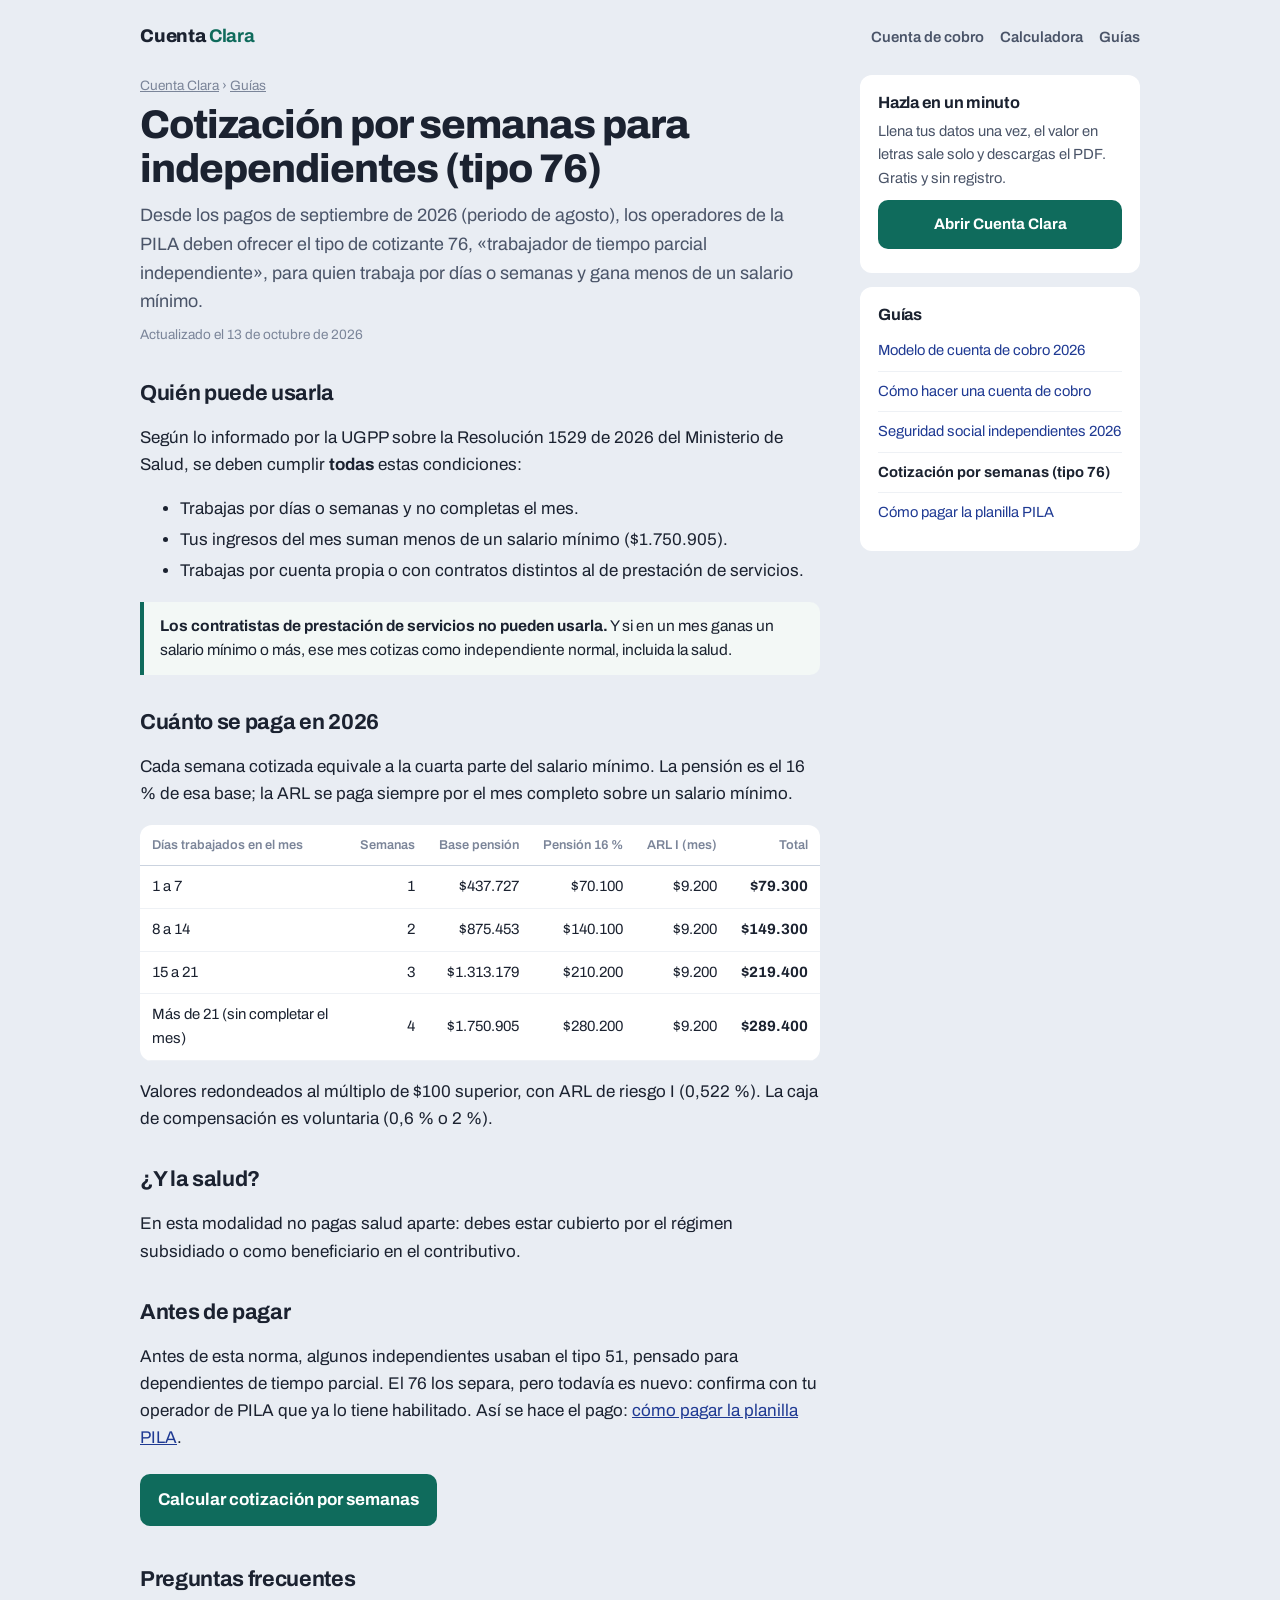
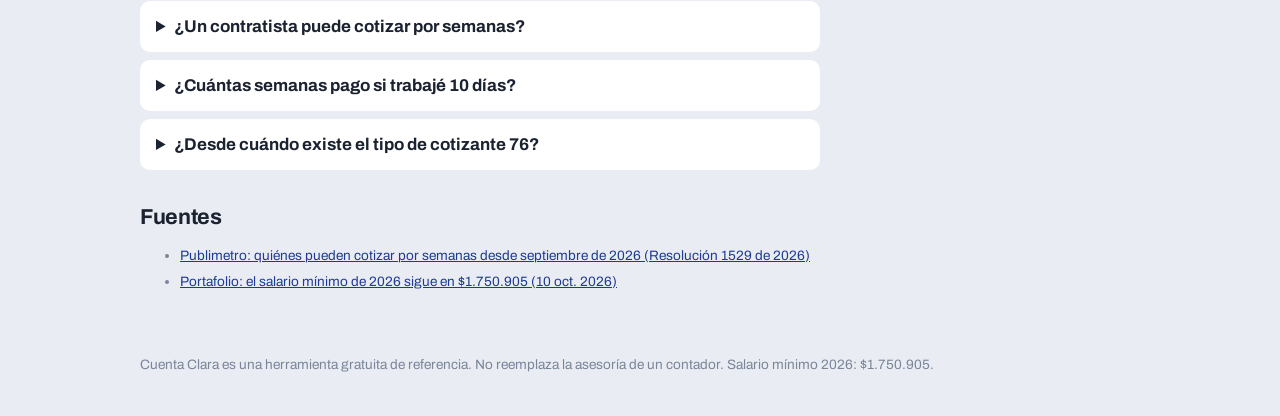
<file: guias/cotizacion-por-semanas-tipo-76.html>
<!doctype html>
<html lang="es-CO">
<head>
<meta charset="utf-8">
<meta name="viewport" content="width=device-width, initial-scale=1">
<title>Cotización por semanas para independientes (tipo 76) 2026 | Cuenta Clara</title>
<meta name="description" content="Quién puede cotizar por semanas como independiente desde septiembre de 2026, cuánto se paga de pensión y ARL y por qué los contratistas no pueden usarla.">
<link rel="canonical" href="https://juferfelipe14.github.io/cuenta-clara/guias/cotizacion-por-semanas-tipo-76.html">
<meta property="og:title" content="Cotización por semanas para independientes (tipo 76) 2026 | Cuenta Clara">
<meta property="og:description" content="Quién puede cotizar por semanas como independiente desde septiembre de 2026, cuánto se paga de pensión y ARL y por qué los contratistas no pueden usarla.">
<meta property="og:type" content="article">
<link rel="preconnect" href="https://fonts.googleapis.com">
<link rel="preconnect" href="https://fonts.gstatic.com" crossorigin>
<link href="https://fonts.googleapis.com/css2?family=Archivo:wght@400;600;700;800&family=Courier+Prime:wght@400;700&display=swap" rel="stylesheet">
<link rel="stylesheet" href="guias.css">
<script type="application/ld+json">[{"@context": "https://schema.org", "@type": "Article", "headline": "Cotización por semanas para independientes (tipo 76)", "dateModified": "2026-10-13", "inLanguage": "es-CO", "mainEntityOfPage": "https://juferfelipe14.github.io/cuenta-clara/guias/cotizacion-por-semanas-tipo-76.html"}, {"@context": "https://schema.org", "@type": "FAQPage", "mainEntity": [{"@type": "Question", "name": "¿Un contratista puede cotizar por semanas?", "acceptedAnswer": {"@type": "Answer", "text": "No. La cotización por semanas tipo 76 excluye expresamente a quienes tienen contrato de prestación de servicios."}}, {"@type": "Question", "name": "¿Cuántas semanas pago si trabajé 10 días?", "acceptedAnswer": {"@type": "Answer", "text": "Dos semanas: de 8 a 14 días trabajados se cotizan 2 semanas."}}, {"@type": "Question", "name": "¿Desde cuándo existe el tipo de cotizante 76?", "acceptedAnswer": {"@type": "Answer", "text": "Los operadores de la PILA deben ofrecerlo para los pagos hechos desde el 1 de septiembre de 2026, que corresponden al periodo de pensión de agosto."}}]}]</script>
</head>
<body>
<header class="top">
  <a class="brand" href="../">Cuenta <b>Clara</b></a>
  <nav><a href="../">Cuenta de cobro</a><a href="../#seguridad-social">Calculadora</a><a href="index.html">Guías</a></nav>
</header>
<div class="wrap">
<article>
  <p class="crumb"><a href="../">Cuenta Clara</a> › <a href="index.html">Guías</a></p>
  <h1>Cotización por semanas para independientes (tipo 76)</h1>
  <p class="lede">Desde los pagos de septiembre de 2026 (periodo de agosto), los operadores de la PILA deben ofrecer el tipo de cotizante 76, «trabajador de tiempo parcial independiente», para quien trabaja por días o semanas y gana menos de un salario mínimo.</p>
  <p class="upd">Actualizado el 13 de octubre de 2026</p>

  <h2>Quién puede usarla</h2>
  <p>Según lo informado por la UGPP sobre la Resolución 1529 de 2026 del Ministerio de Salud, se deben cumplir <b>todas</b> estas condiciones:</p>
  <ul>
    <li>Trabajas por días o semanas y no completas el mes.</li>
    <li>Tus ingresos del mes suman menos de un salario mínimo ($1.750.905).</li>
    <li>Trabajas por cuenta propia o con contratos distintos al de prestación de servicios.</li>
  </ul>
  <div class="note"><b>Los contratistas de prestación de servicios no pueden usarla.</b> Y si en un mes ganas un salario mínimo o más, ese mes cotizas como independiente normal, incluida la salud.</div>

  <h2>Cuánto se paga en 2026</h2>
  <p>Cada semana cotizada equivale a la cuarta parte del salario mínimo. La pensión es el 16 % de esa base; la ARL se paga siempre por el mes completo sobre un salario mínimo.</p>
  <div class="tbl"><table><thead><tr><th class="">Días trabajados en el mes</th><th class="n">Semanas</th><th class="n mh">Base pensión</th><th class="n">Pensión 16 %</th><th class="n mh">ARL I (mes)</th><th class="n">Total</th></tr></thead><tbody><tr><td class="">1 a 7</td><td class="n">1</td><td class="n mh">$437.727</td><td class="n">$70.100</td><td class="n mh">$9.200</td><td class="n"><b>$79.300</b></td></tr><tr><td class="">8 a 14</td><td class="n">2</td><td class="n mh">$875.453</td><td class="n">$140.100</td><td class="n mh">$9.200</td><td class="n"><b>$149.300</b></td></tr><tr><td class="">15 a 21</td><td class="n">3</td><td class="n mh">$1.313.179</td><td class="n">$210.200</td><td class="n mh">$9.200</td><td class="n"><b>$219.400</b></td></tr><tr><td class="">Más de 21 (sin completar el mes)</td><td class="n">4</td><td class="n mh">$1.750.905</td><td class="n">$280.200</td><td class="n mh">$9.200</td><td class="n"><b>$289.400</b></td></tr></tbody></table></div>
  <p>Valores redondeados al múltiplo de $100 superior, con ARL de riesgo I (0,522 %). La caja de compensación es voluntaria (0,6 % o 2 %).</p>

  <h2>¿Y la salud?</h2>
  <p>En esta modalidad no pagas salud aparte: debes estar cubierto por el régimen subsidiado o como beneficiario en el contributivo.</p>

  <h2>Antes de pagar</h2>
  <p>Antes de esta norma, algunos independientes usaban el tipo 51, pensado para dependientes de tiempo parcial. El 76 los separa, pero todavía es nuevo: confirma con tu operador de PILA que ya lo tiene habilitado. Así se hace el pago: <a href="como-pagar-planilla-pila-independiente.html">cómo pagar la planilla PILA</a>.</p>

  <p><a class="cta" href="../#seguridad-social">Calcular cotización por semanas</a></p>
<h2>Preguntas frecuentes</h2><details><summary>¿Un contratista puede cotizar por semanas?</summary><p>No. La cotización por semanas tipo 76 excluye expresamente a quienes tienen contrato de prestación de servicios.</p></details><details><summary>¿Cuántas semanas pago si trabajé 10 días?</summary><p>Dos semanas: de 8 a 14 días trabajados se cotizan 2 semanas.</p></details><details><summary>¿Desde cuándo existe el tipo de cotizante 76?</summary><p>Los operadores de la PILA deben ofrecerlo para los pagos hechos desde el 1 de septiembre de 2026, que corresponden al periodo de pensión de agosto.</p></details>
<h2>Fuentes</h2><ul class="src"><li><a href="https://www.publimetro.co/noticias/2026/08/26/seguridad-social-para-independientes-cambia-en-septiembre-quienes-podran-cotizar-por-semanas-y-cuanto-pagarian/" rel="nofollow noopener" target="_blank">Publimetro: quiénes pueden cotizar por semanas desde septiembre de 2026 (Resolución 1529 de 2026)</a></li><li><a href="https://www.portafolio.co/economia/gobierno/salario-minimo-de-2026-sigue-en-1-750-905-millones-tras-aclaracion-sobre-fallos-del-consejo-de-estado-504236" rel="nofollow noopener" target="_blank">Portafolio: el salario mínimo de 2026 sigue en $1.750.905 (10 oct. 2026)</a></li></ul>
</article>
<aside>
  <div class="card"><h2>Hazla en un minuto</h2><p>Llena tus datos una vez, el valor en letras sale solo y descargas el PDF. Gratis y sin registro.</p><a class="cta" href="../">Abrir Cuenta Clara</a></div>
  <div class="card"><h2>Guías</h2><ul><li><a href="modelo-cuenta-de-cobro.html">Modelo de cuenta de cobro 2026</a></li><li><a href="como-hacer-una-cuenta-de-cobro.html">Cómo hacer una cuenta de cobro</a></li><li><a href="seguridad-social-independientes-2026.html">Seguridad social independientes 2026</a></li><li><a href="cotizacion-por-semanas-tipo-76.html" aria-current="page">Cotización por semanas (tipo 76)</a></li><li><a href="como-pagar-planilla-pila-independiente.html">Cómo pagar la planilla PILA</a></li></ul></div>
</aside>
</div>
<footer>Cuenta Clara es una herramienta gratuita de referencia. No reemplaza la asesoría de un contador. Salario mínimo 2026: $1.750.905.</footer>
</body>
</html>
</file>
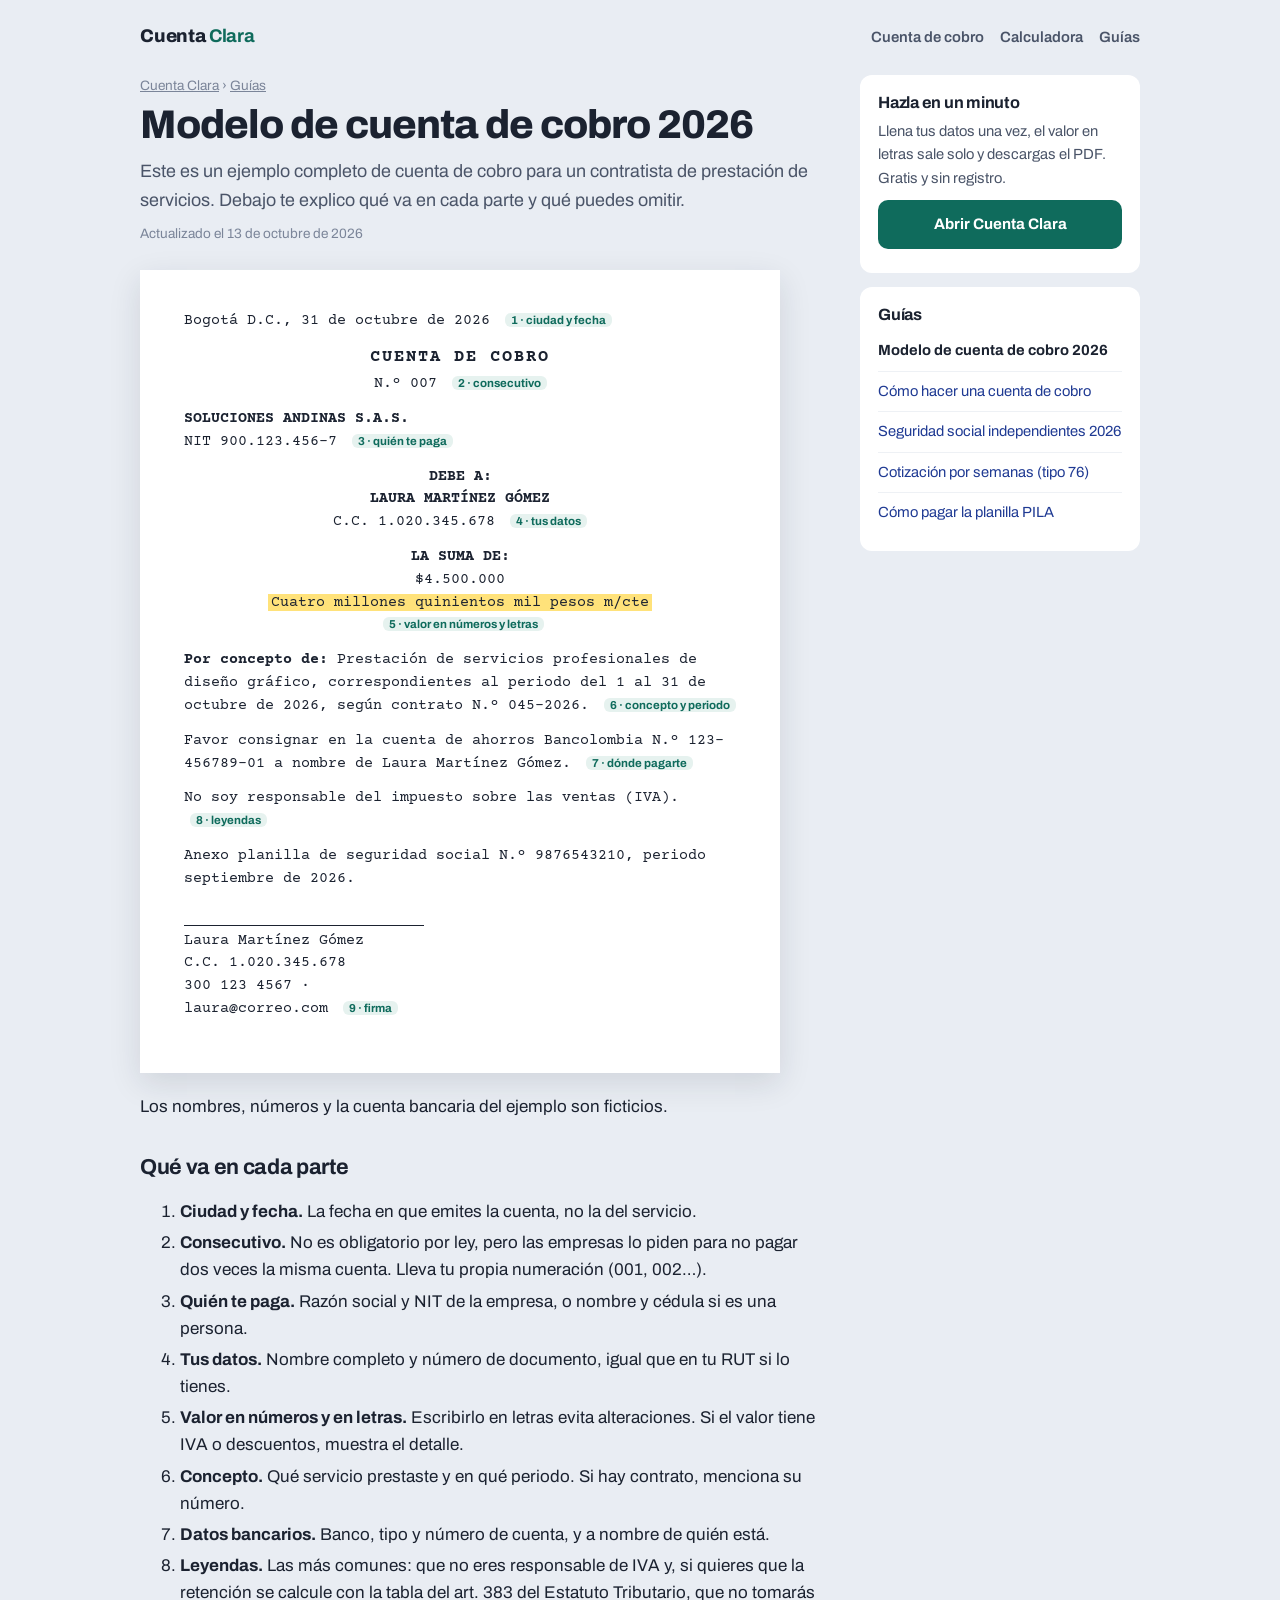
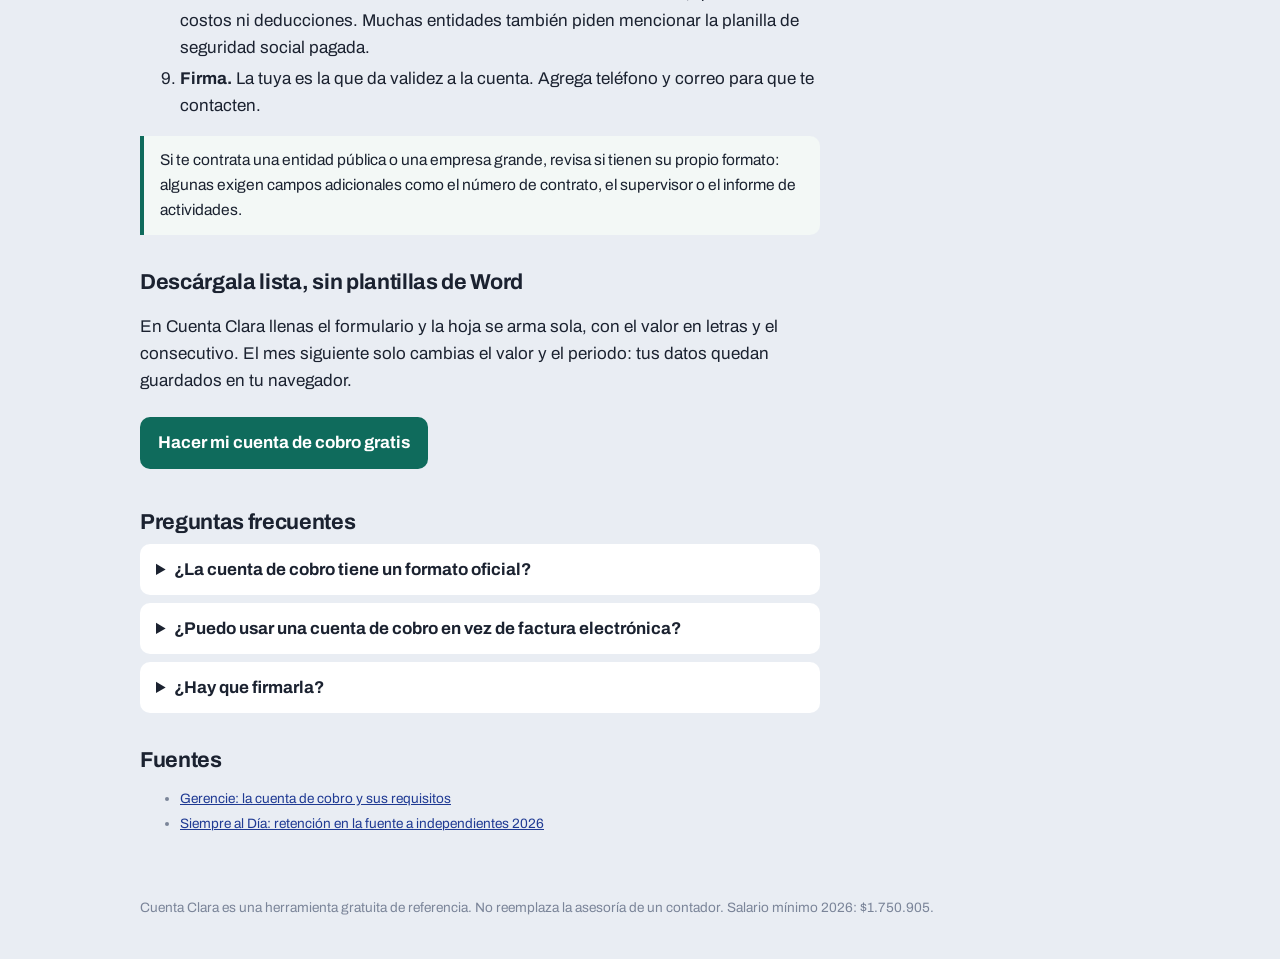
<file: guias/modelo-cuenta-de-cobro.html>
<!doctype html>
<html lang="es-CO">
<head>
<meta charset="utf-8">
<meta name="viewport" content="width=device-width, initial-scale=1">
<title>Modelo de cuenta de cobro 2026 para llenar (ejemplo) | Cuenta Clara</title>
<meta name="description" content="Ejemplo de cuenta de cobro para independientes y contratistas en Colombia, con cada parte explicada. Llénala en línea y descárgala en PDF gratis.">
<link rel="canonical" href="https://juferfelipe14.github.io/cuenta-clara/guias/modelo-cuenta-de-cobro.html">
<meta property="og:title" content="Modelo de cuenta de cobro 2026 para llenar (ejemplo) | Cuenta Clara">
<meta property="og:description" content="Ejemplo de cuenta de cobro para independientes y contratistas en Colombia, con cada parte explicada. Llénala en línea y descárgala en PDF gratis.">
<meta property="og:type" content="article">
<link rel="preconnect" href="https://fonts.googleapis.com">
<link rel="preconnect" href="https://fonts.gstatic.com" crossorigin>
<link href="https://fonts.googleapis.com/css2?family=Archivo:wght@400;600;700;800&family=Courier+Prime:wght@400;700&display=swap" rel="stylesheet">
<link rel="stylesheet" href="guias.css">
<script type="application/ld+json">[{"@context": "https://schema.org", "@type": "Article", "headline": "Modelo de cuenta de cobro 2026", "dateModified": "2026-10-13", "inLanguage": "es-CO", "mainEntityOfPage": "https://juferfelipe14.github.io/cuenta-clara/guias/modelo-cuenta-de-cobro.html"}, {"@context": "https://schema.org", "@type": "FAQPage", "mainEntity": [{"@type": "Question", "name": "¿La cuenta de cobro tiene un formato oficial?", "acceptedAnswer": {"@type": "Answer", "text": "No. No existe un formato único establecido por la DIAN; lo importante es que identifique a quien cobra y a quien paga, el valor, el concepto y la fecha, y que esté firmada."}}, {"@type": "Question", "name": "¿Puedo usar una cuenta de cobro en vez de factura electrónica?", "acceptedAnswer": {"@type": "Answer", "text": "Solo si no estás obligado a facturar. Si eres responsable de IVA o cumples las condiciones para facturar, debes expedir factura electrónica. Cuando contratan a alguien no obligado a facturar, es la empresa la que genera el documento soporte electrónico."}}, {"@type": "Question", "name": "¿Hay que firmarla?", "acceptedAnswer": {"@type": "Answer", "text": "Sí, la firma de quien cobra es uno de los requisitos. Puede ser una imagen de tu firma en el PDF."}}]}]</script>
</head>
<body>
<header class="top">
  <a class="brand" href="../">Cuenta <b>Clara</b></a>
  <nav><a href="../">Cuenta de cobro</a><a href="../#seguridad-social">Calculadora</a><a href="index.html">Guías</a></nav>
</header>
<div class="wrap">
<article>
  <p class="crumb"><a href="../">Cuenta Clara</a> › <a href="index.html">Guías</a></p>
  <h1>Modelo de cuenta de cobro 2026</h1>
  <p class="lede">Este es un ejemplo completo de cuenta de cobro para un contratista de prestación de servicios. Debajo te explico qué va en cada parte y qué puedes omitir.</p>
  <p class="upd">Actualizado el 13 de octubre de 2026</p>

  <div class="paper" role="img" aria-label="Ejemplo de cuenta de cobro">
    <p>Bogotá D.C., 31 de octubre de 2026 <span class="callout">1 · ciudad y fecha</span></p>
    <p class="c t">CUENTA DE COBRO</p>
    <p class="c">N.º 007 <span class="callout">2 · consecutivo</span></p>
    <p><b>SOLUCIONES ANDINAS S.A.S.</b><br>NIT 900.123.456-7 <span class="callout">3 · quién te paga</span></p>
    <p class="c"><b>DEBE A:</b><br><b>LAURA MARTÍNEZ GÓMEZ</b><br>C.C. 1.020.345.678 <span class="callout">4 · tus datos</span></p>
    <p class="c"><b>LA SUMA DE:</b><br>$4.500.000<br><span class="words">Cuatro millones quinientos mil pesos m/cte</span> <span class="callout">5 · valor en números y letras</span></p>
    <p><b>Por concepto de:</b> Prestación de servicios profesionales de diseño gráfico, correspondientes al periodo del 1 al 31 de octubre de 2026, según contrato N.º 045-2026. <span class="callout">6 · concepto y periodo</span></p>
    <p>Favor consignar en la cuenta de ahorros Bancolombia N.º 123-456789-01 a nombre de Laura Martínez Gómez. <span class="callout">7 · dónde pagarte</span></p>
    <p>No soy responsable del impuesto sobre las ventas (IVA). <span class="callout">8 · leyendas</span></p>
    <p>Anexo planilla de seguridad social N.º 9876543210, periodo septiembre de 2026.</p>
    <p class="sig">Laura Martínez Gómez<br>C.C. 1.020.345.678<br>300 123 4567 · laura@correo.com <span class="callout">9 · firma</span></p>
  </div>
  <p>Los nombres, números y la cuenta bancaria del ejemplo son ficticios.</p>

  <h2>Qué va en cada parte</h2>
  <ol>
    <li><b>Ciudad y fecha.</b> La fecha en que emites la cuenta, no la del servicio.</li>
    <li><b>Consecutivo.</b> No es obligatorio por ley, pero las empresas lo piden para no pagar dos veces la misma cuenta. Lleva tu propia numeración (001, 002…).</li>
    <li><b>Quién te paga.</b> Razón social y NIT de la empresa, o nombre y cédula si es una persona.</li>
    <li><b>Tus datos.</b> Nombre completo y número de documento, igual que en tu RUT si lo tienes.</li>
    <li><b>Valor en números y en letras.</b> Escribirlo en letras evita alteraciones. Si el valor tiene IVA o descuentos, muestra el detalle.</li>
    <li><b>Concepto.</b> Qué servicio prestaste y en qué periodo. Si hay contrato, menciona su número.</li>
    <li><b>Datos bancarios.</b> Banco, tipo y número de cuenta, y a nombre de quién está.</li>
    <li><b>Leyendas.</b> Las más comunes: que no eres responsable de IVA y, si quieres que la retención se calcule con la tabla del art. 383 del Estatuto Tributario, que no tomarás costos ni deducciones. Muchas entidades también piden mencionar la planilla de seguridad social pagada.</li>
    <li><b>Firma.</b> La tuya es la que da validez a la cuenta. Agrega teléfono y correo para que te contacten.</li>
  </ol>
  <div class="note">Si te contrata una entidad pública o una empresa grande, revisa si tienen su propio formato: algunas exigen campos adicionales como el número de contrato, el supervisor o el informe de actividades.</div>

  <h2>Descárgala lista, sin plantillas de Word</h2>
  <p>En Cuenta Clara llenas el formulario y la hoja se arma sola, con el valor en letras y el consecutivo. El mes siguiente solo cambias el valor y el periodo: tus datos quedan guardados en tu navegador.</p>

  <p><a class="cta" href="../">Hacer mi cuenta de cobro gratis</a></p>
<h2>Preguntas frecuentes</h2><details><summary>¿La cuenta de cobro tiene un formato oficial?</summary><p>No. No existe un formato único establecido por la DIAN; lo importante es que identifique a quien cobra y a quien paga, el valor, el concepto y la fecha, y que esté firmada.</p></details><details><summary>¿Puedo usar una cuenta de cobro en vez de factura electrónica?</summary><p>Solo si no estás obligado a facturar. Si eres responsable de IVA o cumples las condiciones para facturar, debes expedir factura electrónica. Cuando contratan a alguien no obligado a facturar, es la empresa la que genera el documento soporte electrónico.</p></details><details><summary>¿Hay que firmarla?</summary><p>Sí, la firma de quien cobra es uno de los requisitos. Puede ser una imagen de tu firma en el PDF.</p></details>
<h2>Fuentes</h2><ul class="src"><li><a href="https://www.gerencie.com/cuenta-de-cobro.html" rel="nofollow noopener" target="_blank">Gerencie: la cuenta de cobro y sus requisitos</a></li><li><a href="https://siemprealdia.co/colombia/impuestos/retencion-en-la-fuente-a-independientes/" rel="nofollow noopener" target="_blank">Siempre al Día: retención en la fuente a independientes 2026</a></li></ul>
</article>
<aside>
  <div class="card"><h2>Hazla en un minuto</h2><p>Llena tus datos una vez, el valor en letras sale solo y descargas el PDF. Gratis y sin registro.</p><a class="cta" href="../">Abrir Cuenta Clara</a></div>
  <div class="card"><h2>Guías</h2><ul><li><a href="modelo-cuenta-de-cobro.html" aria-current="page">Modelo de cuenta de cobro 2026</a></li><li><a href="como-hacer-una-cuenta-de-cobro.html">Cómo hacer una cuenta de cobro</a></li><li><a href="seguridad-social-independientes-2026.html">Seguridad social independientes 2026</a></li><li><a href="cotizacion-por-semanas-tipo-76.html">Cotización por semanas (tipo 76)</a></li><li><a href="como-pagar-planilla-pila-independiente.html">Cómo pagar la planilla PILA</a></li></ul></div>
</aside>
</div>
<footer>Cuenta Clara es una herramienta gratuita de referencia. No reemplaza la asesoría de un contador. Salario mínimo 2026: $1.750.905.</footer>
</body>
</html>
</file>
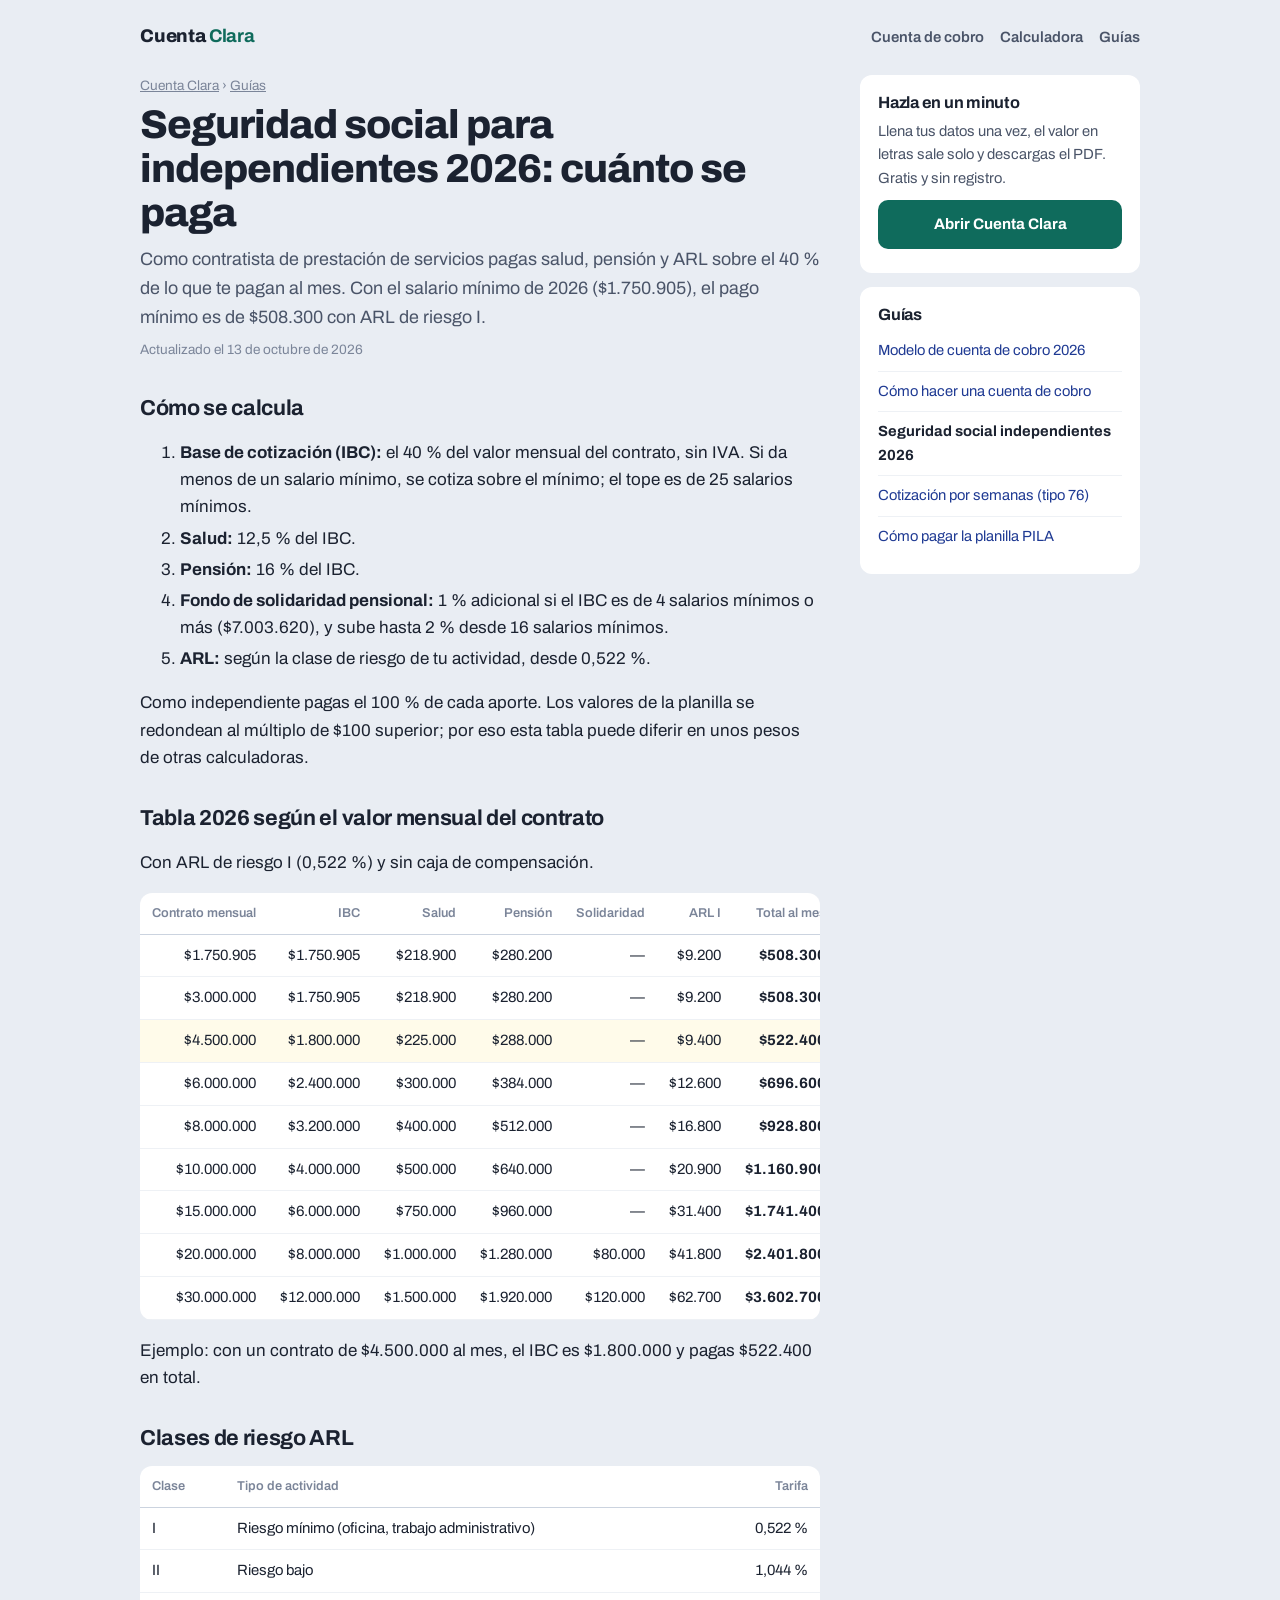
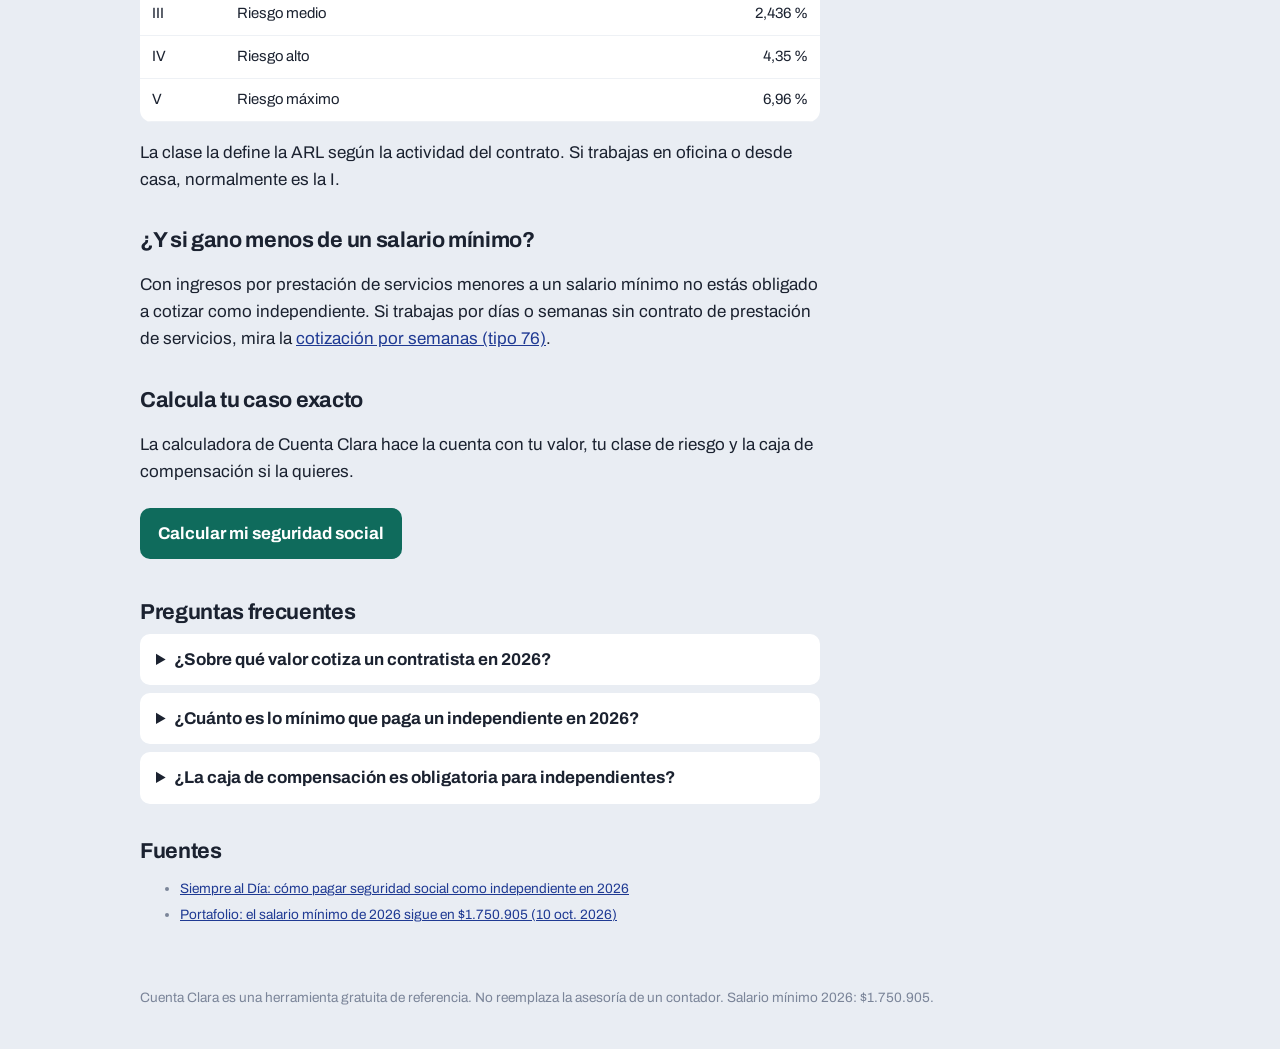
<file: guias/seguridad-social-independientes-2026.html>
<!doctype html>
<html lang="es-CO">
<head>
<meta charset="utf-8">
<meta name="viewport" content="width=device-width, initial-scale=1">
<title>Seguridad social independientes 2026: tabla de cuánto se paga | Cuenta Clara</title>
<meta name="description" content="Tabla 2026 de salud, pensión y ARL para independientes y contratistas en Colombia según el valor del contrato. IBC del 40 %, mínimo y fondo de solidaridad.">
<link rel="canonical" href="https://juferfelipe14.github.io/cuenta-clara/guias/seguridad-social-independientes-2026.html">
<meta property="og:title" content="Seguridad social independientes 2026: tabla de cuánto se paga | Cuenta Clara">
<meta property="og:description" content="Tabla 2026 de salud, pensión y ARL para independientes y contratistas en Colombia según el valor del contrato. IBC del 40 %, mínimo y fondo de solidaridad.">
<meta property="og:type" content="article">
<link rel="preconnect" href="https://fonts.googleapis.com">
<link rel="preconnect" href="https://fonts.gstatic.com" crossorigin>
<link href="https://fonts.googleapis.com/css2?family=Archivo:wght@400;600;700;800&family=Courier+Prime:wght@400;700&display=swap" rel="stylesheet">
<link rel="stylesheet" href="guias.css">
<script type="application/ld+json">[{"@context": "https://schema.org", "@type": "Article", "headline": "Seguridad social para independientes 2026: cuánto se paga", "dateModified": "2026-10-13", "inLanguage": "es-CO", "mainEntityOfPage": "https://juferfelipe14.github.io/cuenta-clara/guias/seguridad-social-independientes-2026.html"}, {"@context": "https://schema.org", "@type": "FAQPage", "mainEntity": [{"@type": "Question", "name": "¿Sobre qué valor cotiza un contratista en 2026?", "acceptedAnswer": {"@type": "Answer", "text": "Sobre el 40 % del valor mensual del contrato, sin IVA, con un mínimo de un salario mínimo ($1.750.905) y un máximo de 25."}}, {"@type": "Question", "name": "¿Cuánto es lo mínimo que paga un independiente en 2026?", "acceptedAnswer": {"@type": "Answer", "text": "$499.100 de salud y pensión, más la ARL: con riesgo I el total queda en $508.300 (con valores redondeados a la centena)."}}, {"@type": "Question", "name": "¿La caja de compensación es obligatoria para independientes?", "acceptedAnswer": {"@type": "Answer", "text": "No. Es voluntaria: puedes aportar 0,6 % o 2 % del IBC, según los servicios que quieras."}}]}]</script>
</head>
<body>
<header class="top">
  <a class="brand" href="../">Cuenta <b>Clara</b></a>
  <nav><a href="../">Cuenta de cobro</a><a href="../#seguridad-social">Calculadora</a><a href="index.html">Guías</a></nav>
</header>
<div class="wrap">
<article>
  <p class="crumb"><a href="../">Cuenta Clara</a> › <a href="index.html">Guías</a></p>
  <h1>Seguridad social para independientes 2026: cuánto se paga</h1>
  <p class="lede">Como contratista de prestación de servicios pagas salud, pensión y ARL sobre el 40 % de lo que te pagan al mes. Con el salario mínimo de 2026 ($1.750.905), el pago mínimo es de $508.300 con ARL de riesgo I.</p>
  <p class="upd">Actualizado el 13 de octubre de 2026</p>

  <h2>Cómo se calcula</h2>
  <ol>
    <li><b>Base de cotización (IBC):</b> el 40 % del valor mensual del contrato, sin IVA. Si da menos de un salario mínimo, se cotiza sobre el mínimo; el tope es de 25 salarios mínimos.</li>
    <li><b>Salud:</b> 12,5 % del IBC.</li>
    <li><b>Pensión:</b> 16 % del IBC.</li>
    <li><b>Fondo de solidaridad pensional:</b> 1 % adicional si el IBC es de 4 salarios mínimos o más ($7.003.620), y sube hasta 2 % desde 16 salarios mínimos.</li>
    <li><b>ARL:</b> según la clase de riesgo de tu actividad, desde 0,522 %.</li>
  </ol>
  <p>Como independiente pagas el 100 % de cada aporte. Los valores de la planilla se redondean al múltiplo de $100 superior; por eso esta tabla puede diferir en unos pesos de otras calculadoras.</p>

  <h2>Tabla 2026 según el valor mensual del contrato</h2>
  <p>Con ARL de riesgo I (0,522 %) y sin caja de compensación.</p>
  <div class="tbl"><table><thead><tr><th class="n">Contrato mensual</th><th class="n">IBC</th><th class="n mh">Salud</th><th class="n mh">Pensión</th><th class="n mh">Solidaridad</th><th class="n mh">ARL I</th><th class="n">Total al mes</th></tr></thead><tbody><tr><td class="n">$1.750.905</td><td class="n">$1.750.905</td><td class="n mh">$218.900</td><td class="n mh">$280.200</td><td class="n mh">—</td><td class="n mh">$9.200</td><td class="n"><b>$508.300</b></td></tr><tr><td class="n">$3.000.000</td><td class="n">$1.750.905</td><td class="n mh">$218.900</td><td class="n mh">$280.200</td><td class="n mh">—</td><td class="n mh">$9.200</td><td class="n"><b>$508.300</b></td></tr><tr class="hl"><td class="n">$4.500.000</td><td class="n">$1.800.000</td><td class="n mh">$225.000</td><td class="n mh">$288.000</td><td class="n mh">—</td><td class="n mh">$9.400</td><td class="n"><b>$522.400</b></td></tr><tr><td class="n">$6.000.000</td><td class="n">$2.400.000</td><td class="n mh">$300.000</td><td class="n mh">$384.000</td><td class="n mh">—</td><td class="n mh">$12.600</td><td class="n"><b>$696.600</b></td></tr><tr><td class="n">$8.000.000</td><td class="n">$3.200.000</td><td class="n mh">$400.000</td><td class="n mh">$512.000</td><td class="n mh">—</td><td class="n mh">$16.800</td><td class="n"><b>$928.800</b></td></tr><tr><td class="n">$10.000.000</td><td class="n">$4.000.000</td><td class="n mh">$500.000</td><td class="n mh">$640.000</td><td class="n mh">—</td><td class="n mh">$20.900</td><td class="n"><b>$1.160.900</b></td></tr><tr><td class="n">$15.000.000</td><td class="n">$6.000.000</td><td class="n mh">$750.000</td><td class="n mh">$960.000</td><td class="n mh">—</td><td class="n mh">$31.400</td><td class="n"><b>$1.741.400</b></td></tr><tr><td class="n">$20.000.000</td><td class="n">$8.000.000</td><td class="n mh">$1.000.000</td><td class="n mh">$1.280.000</td><td class="n mh">$80.000</td><td class="n mh">$41.800</td><td class="n"><b>$2.401.800</b></td></tr><tr><td class="n">$30.000.000</td><td class="n">$12.000.000</td><td class="n mh">$1.500.000</td><td class="n mh">$1.920.000</td><td class="n mh">$120.000</td><td class="n mh">$62.700</td><td class="n"><b>$3.602.700</b></td></tr></tbody></table></div>
  <p class="mobnote">En el celular se muestran solo el IBC y el total; gira la pantalla o usa la calculadora para ver el detalle.</p>
  <p>Ejemplo: con un contrato de $4.500.000 al mes, el IBC es $1.800.000 y pagas $522.400 en total.</p>

  <h2>Clases de riesgo ARL</h2>
  <div class="tbl"><table><thead><tr><th class="">Clase</th><th class="">Tipo de actividad</th><th class="n">Tarifa</th></tr></thead><tbody><tr><td class="">I</td><td class="">Riesgo mínimo (oficina, trabajo administrativo)</td><td class="n">0,522 %</td></tr><tr><td class="">II</td><td class="">Riesgo bajo</td><td class="n">1,044 %</td></tr><tr><td class="">III</td><td class="">Riesgo medio</td><td class="n">2,436 %</td></tr><tr><td class="">IV</td><td class="">Riesgo alto</td><td class="n">4,35 %</td></tr><tr><td class="">V</td><td class="">Riesgo máximo</td><td class="n">6,96 %</td></tr></tbody></table></div>
  <p>La clase la define la ARL según la actividad del contrato. Si trabajas en oficina o desde casa, normalmente es la I.</p>

  <h2>¿Y si gano menos de un salario mínimo?</h2>
  <p>Con ingresos por prestación de servicios menores a un salario mínimo no estás obligado a cotizar como independiente. Si trabajas por días o semanas sin contrato de prestación de servicios, mira la <a href="cotizacion-por-semanas-tipo-76.html">cotización por semanas (tipo 76)</a>.</p>

  <h2>Calcula tu caso exacto</h2>
  <p>La calculadora de Cuenta Clara hace la cuenta con tu valor, tu clase de riesgo y la caja de compensación si la quieres.</p>

  <p><a class="cta" href="../#seguridad-social">Calcular mi seguridad social</a></p>
<h2>Preguntas frecuentes</h2><details><summary>¿Sobre qué valor cotiza un contratista en 2026?</summary><p>Sobre el 40 % del valor mensual del contrato, sin IVA, con un mínimo de un salario mínimo ($1.750.905) y un máximo de 25.</p></details><details><summary>¿Cuánto es lo mínimo que paga un independiente en 2026?</summary><p>$499.100 de salud y pensión, más la ARL: con riesgo I el total queda en $508.300 (con valores redondeados a la centena).</p></details><details><summary>¿La caja de compensación es obligatoria para independientes?</summary><p>No. Es voluntaria: puedes aportar 0,6 % o 2 % del IBC, según los servicios que quieras.</p></details>
<h2>Fuentes</h2><ul class="src"><li><a href="https://siemprealdia.co/colombia/derecho-laboral/como-pagar-seguridad-social-como-independiente/" rel="nofollow noopener" target="_blank">Siempre al Día: cómo pagar seguridad social como independiente en 2026</a></li><li><a href="https://www.portafolio.co/economia/gobierno/salario-minimo-de-2026-sigue-en-1-750-905-millones-tras-aclaracion-sobre-fallos-del-consejo-de-estado-504236" rel="nofollow noopener" target="_blank">Portafolio: el salario mínimo de 2026 sigue en $1.750.905 (10 oct. 2026)</a></li></ul>
</article>
<aside>
  <div class="card"><h2>Hazla en un minuto</h2><p>Llena tus datos una vez, el valor en letras sale solo y descargas el PDF. Gratis y sin registro.</p><a class="cta" href="../">Abrir Cuenta Clara</a></div>
  <div class="card"><h2>Guías</h2><ul><li><a href="modelo-cuenta-de-cobro.html">Modelo de cuenta de cobro 2026</a></li><li><a href="como-hacer-una-cuenta-de-cobro.html">Cómo hacer una cuenta de cobro</a></li><li><a href="seguridad-social-independientes-2026.html" aria-current="page">Seguridad social independientes 2026</a></li><li><a href="cotizacion-por-semanas-tipo-76.html">Cotización por semanas (tipo 76)</a></li><li><a href="como-pagar-planilla-pila-independiente.html">Cómo pagar la planilla PILA</a></li></ul></div>
</aside>
</div>
<footer>Cuenta Clara es una herramienta gratuita de referencia. No reemplaza la asesoría de un contador. Salario mínimo 2026: $1.750.905.</footer>
</body>
</html>
</file>
<file: guias/guias.css>
:root {
  --ink: #1B2230; --ink-2: #4A5468; --ink-3: #7B8599; --pen: #1F3A93; --seal: #0F6B5C;
  --paper: #FFFFFF; --desk: #E9EDF3; --rule: #CBD3DF; --mark: #FFE27A;
}
* { box-sizing: border-box; }
html { -webkit-text-size-adjust: 100%; }
body { margin: 0; background: var(--desk); color: var(--ink);
       font-family: "Archivo", system-ui, -apple-system, "Segoe UI", sans-serif; font-size: 17px; line-height: 1.6; }
a { color: var(--pen); }
:focus-visible { outline: 3px solid var(--pen); outline-offset: 2px; }
header.top { max-width: 1040px; margin: 0 auto; padding: 22px 20px 6px; display: flex; align-items: baseline;
             justify-content: space-between; gap: 16px; flex-wrap: wrap; }
.brand { font-weight: 800; font-size: 1.15rem; letter-spacing: -0.01em; color: var(--ink); text-decoration: none; }
.brand b { color: var(--seal); }
.top nav a { font-weight: 600; font-size: 0.93rem; color: var(--ink-2); text-decoration: none; margin-left: 16px; }
.top nav a:hover { color: var(--ink); }
.wrap { max-width: 1040px; margin: 0 auto; padding: 18px 20px 48px; display: grid;
        grid-template-columns: minmax(0, 1fr) 280px; gap: 40px; align-items: start; }
article { min-width: 0; }
.crumb { font-size: 0.85rem; color: var(--ink-3); margin: 0 0 6px; }
.crumb a { color: var(--ink-3); }
h1 { font-size: clamp(1.8rem, 3.6vw, 2.5rem); line-height: 1.1; letter-spacing: -0.025em; margin: 0 0 10px; font-weight: 800; }
.lede { font-size: 1.12rem; color: var(--ink-2); margin: 0 0 8px; }
.upd { font-size: 0.85rem; color: var(--ink-3); margin: 0 0 26px; }
h2 { font-size: 1.35rem; letter-spacing: -0.015em; margin: 34px 0 8px; line-height: 1.25; }
h3 { font-size: 1.05rem; margin: 22px 0 4px; }
p, li { max-width: 42em; }
ol li, ul li { margin: 4px 0; }
.box { background: var(--paper); border-radius: 12px; padding: 18px 20px; margin: 18px 0; }
.note { border-left: 4px solid var(--seal); background: #F3F8F6; padding: 12px 16px; border-radius: 0 10px 10px 0; margin: 16px 0; font-size: 0.97rem; }
.tbl { overflow-x: auto; background: var(--paper); border-radius: 12px; margin: 14px 0; }
table { width: 100%; border-collapse: collapse; font-size: 0.93rem; font-variant-numeric: tabular-nums; }
th { text-align: left; font-size: 0.8rem; color: var(--ink-3); font-weight: 600; padding: 10px 12px; border-bottom: 1px solid var(--rule); white-space: nowrap; }
td { padding: 9px 12px; border-bottom: 1px solid #EEF1F5; }
td.n, th.n { text-align: right; white-space: nowrap; }
tr.hl td { background: #FFFBEA; }
.cta { display: inline-block; background: var(--seal); color: #fff; font-weight: 700; text-decoration: none;
       padding: 12px 18px; border-radius: 10px; margin: 6px 0; }
.cta:hover { background: #0B594C; }
aside { position: sticky; top: 18px; display: grid; gap: 14px; }
aside .card { background: var(--paper); border-radius: 12px; padding: 18px; }
aside .card h2 { font-size: 1.02rem; margin: 0 0 6px; }
aside .card p { font-size: 0.92rem; color: var(--ink-2); margin: 0 0 10px; }
aside .card .cta { display: block; text-align: center; font-size: 0.95rem; }
aside ul { list-style: none; padding: 0; margin: 0; font-size: 0.92rem; }
aside li { margin: 0; border-top: 1px solid #EEF1F5; }
aside li:first-child { border-top: 0; }
aside li a { display: block; padding: 8px 0; text-decoration: none; }
aside li a[aria-current] { color: var(--ink); font-weight: 700; }
/* hoja de ejemplo */
.paper { background: var(--paper); box-shadow: 0 10px 30px rgba(27,34,48,.12); padding: 40px 44px; margin: 20px 0;
         font-family: "Courier Prime", ui-monospace, monospace; font-size: 0.92rem; line-height: 1.55; max-width: 640px; }
.paper p { margin: 0 0 12px; }
.paper .c { text-align: center; }
.paper .t { font-weight: 700; letter-spacing: 0.12em; font-size: 1.05rem; margin-bottom: 2px; }
.paper .words { background: var(--mark); padding: 0 3px; }
.paper .sig { margin-top: 34px; border-top: 1px solid var(--ink); width: 240px; padding-top: 4px; }
.paper .callout { font-family: "Archivo", sans-serif; font-size: 0.72rem; font-weight: 700; color: var(--seal);
                  background: #E6F2EF; border-radius: 6px; padding: 1px 6px; margin-left: 6px; white-space: nowrap; }
details { background: var(--paper); border-radius: 10px; padding: 12px 16px; margin: 8px 0; }
summary { font-weight: 700; cursor: pointer; }
details p { margin: 8px 0 0; }
.src { font-size: 0.85rem; color: var(--ink-3); }
.src li { max-width: none; }
footer { max-width: 1040px; margin: 0 auto; padding: 0 20px 40px; font-size: 0.85rem; color: var(--ink-3); }
@media (max-width: 860px) {
  .wrap { grid-template-columns: 1fr; gap: 24px; }
  aside { position: static; }
  .paper { padding: 26px 20px; font-size: 0.84rem; }
  .top nav a:first-child { margin-left: 0; }
}
.mobnote { display: none; font-size: 0.85rem; color: var(--ink-3); }
@media (max-width: 600px) {
  .mh { display: none; }
  .mobnote { display: block; }
  th, td { padding: 9px 10px; }
}
</file>
